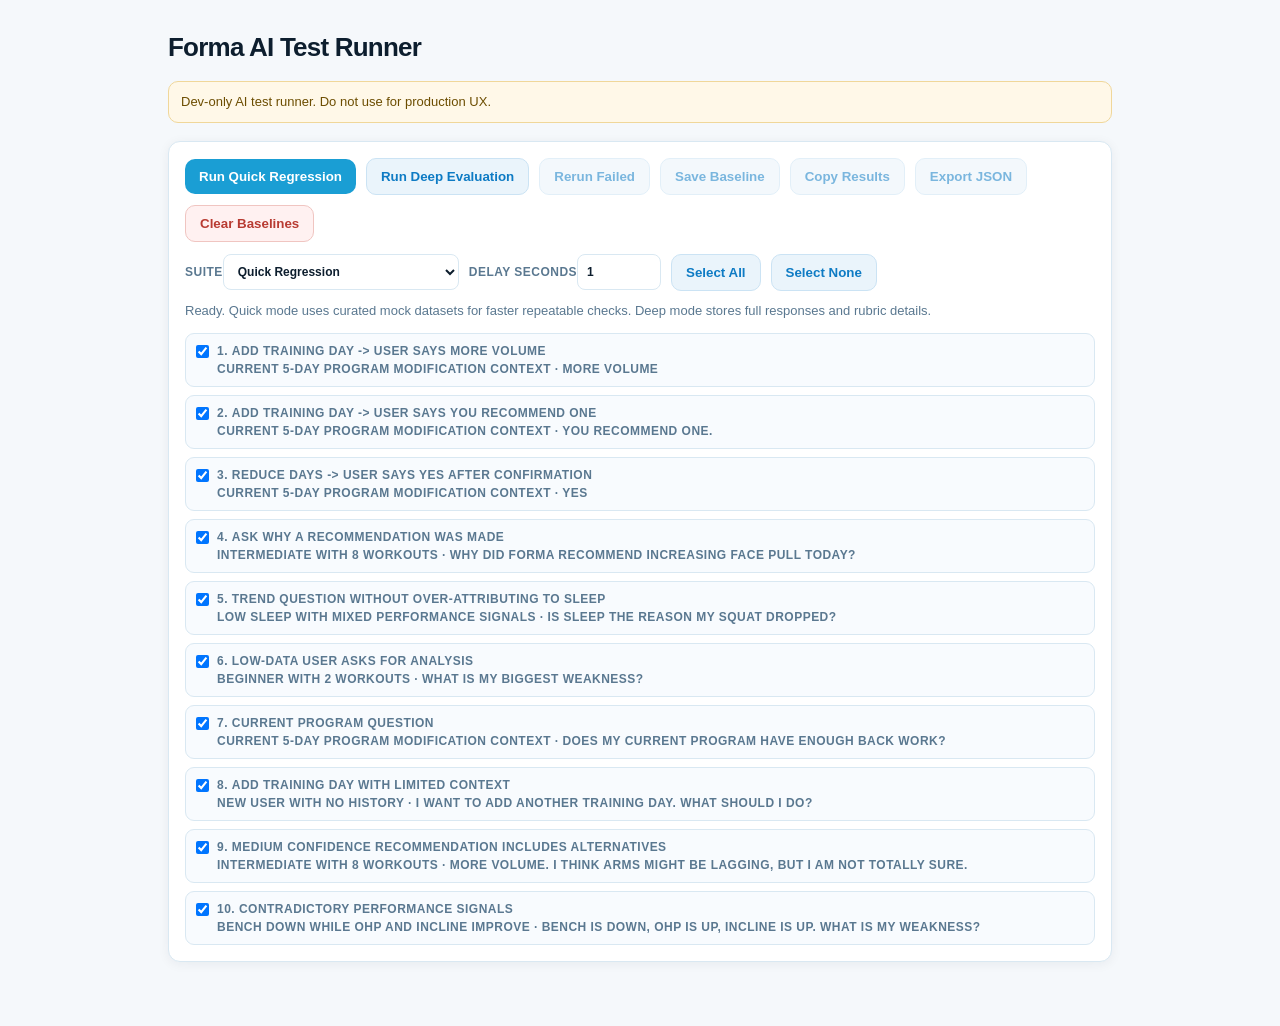
<file: dev/ai-test-runner.html>
<!DOCTYPE html>
<html lang="en">
<head>
<meta charset="UTF-8">
<meta name="viewport" content="width=device-width,initial-scale=1">
<title>Forma AI Test Runner</title>
<style>
  :root{--blue:#1A9ED4;--ink:#0D1E2E;--muted:#5A7890;--border:#D9E8F2;--bg:#F5F8FB;--card:#fff}
  *{box-sizing:border-box}
  body{margin:0;background:var(--bg);color:var(--ink);font-family:-apple-system,BlinkMacSystemFont,"Segoe UI",sans-serif;line-height:1.5}
  main{max-width:980px;margin:0 auto;padding:28px 18px 48px}
  h1{font-size:26px;margin:0 0 6px;letter-spacing:-.03em}
  .note{background:#FFF8E8;border:1px solid #F0D79A;color:#6C4D00;border-radius:10px;padding:10px 12px;font-size:13px;margin:14px 0 18px}
  .panel,.result{background:var(--card);border:1px solid var(--border);border-radius:12px;box-shadow:0 2px 12px rgba(13,30,46,.06)}
  .panel{padding:16px;margin-bottom:16px}
  .actions{display:flex;gap:10px;flex-wrap:wrap;align-items:center}
  button{border:0;border-radius:10px;padding:10px 14px;font-weight:800;cursor:pointer;font-family:inherit}
  .primary{background:var(--blue);color:#fff}
  .secondary{background:#EAF4FB;color:#0E7BC4;border:1px solid #CBE3F4}
  .danger{background:#FFF1F1;color:#B83B32;border:1px solid #F0C5C1}
  button:disabled{opacity:.55;cursor:not-allowed}
  select{border:1px solid var(--border);border-radius:8px;padding:9px 10px;font:inherit;background:#fff;color:var(--ink);font-weight:700}
  .status{font-size:13px;color:var(--muted);margin-top:10px;min-height:20px}
  .run-options{display:flex;align-items:center;gap:10px;flex-wrap:wrap;margin-top:12px;font-size:13px;color:var(--muted)}
  .run-options input{width:84px;min-height:34px;margin:0}
  .questions{display:grid;gap:8px;margin-top:12px;font-size:13px;color:var(--muted)}
  .question-check{display:flex;align-items:flex-start;gap:8px;background:#F8FBFE;border:1px solid var(--border);border-radius:9px;padding:8px 10px}
  .question-check input{width:auto;min-height:0;margin:3px 0 0}
  .result{padding:16px;margin-bottom:14px}
  .q{font-size:15px;font-weight:800;margin-bottom:10px}
  .answer{white-space:pre-wrap;font-size:14px;border-left:3px solid var(--blue);padding:10px 12px;background:#F7FBFE;border-radius:0 8px 8px 0;color:#173047}
  .error{border-left-color:#D9534F;background:#FFF4F4;color:#8A2420}
  .meta{display:flex;gap:8px;flex-wrap:wrap;margin:10px 0}
  .pill{display:inline-flex;align-items:center;gap:4px;border-radius:999px;padding:4px 9px;font-size:11px;font-weight:800;background:#EEF6FC;color:#0E7BC4;border:1px solid #CBE3F4}
  .pill.pass{background:#EAF8F1;color:#237A4F;border-color:#BFE9D0}
  .pill.fail{background:#FFF1F1;color:#B83B32;border-color:#F0C5C1}
  .pill.neutral{background:#F3F6F8;color:var(--muted);border-color:var(--border)}
  .checklist{display:grid;gap:6px;margin-top:12px}
  .check{display:flex;gap:8px;font-size:12px;padding:7px 9px;border-radius:8px;background:#F8FBFE;border:1px solid var(--border)}
  .check.pass{border-color:#BFE9D0;background:#F3FBF6}
  .check.fail{border-color:#F0C5C1;background:#FFF8F8}
  .rubric{display:grid;grid-template-columns:repeat(4,minmax(120px,1fr));gap:8px;margin-top:12px}
  .metric{background:#F8FBFE;border:1px solid var(--border);border-radius:9px;padding:8px 9px}
  .metric b{display:block;font-size:16px;color:var(--ink)}
  .metric span{font-size:10px;color:var(--muted);font-weight:800;letter-spacing:.04em;text-transform:uppercase}
  .compare{font-size:12px;color:var(--muted);background:#FAFCFE;border:1px solid var(--border);border-radius:9px;padding:8px 10px;margin-top:10px}
  details{margin-top:12px}
  summary{cursor:pointer;font-size:12px;font-weight:800;color:var(--blue)}
  .score{display:grid;grid-template-columns:repeat(4,minmax(110px,1fr));gap:10px;margin-top:14px}
  label{font-size:12px;font-weight:800;color:var(--muted);letter-spacing:.04em;text-transform:uppercase}
  input,textarea{width:100%;margin-top:5px;border:1px solid var(--border);border-radius:8px;padding:8px 9px;font:inherit;background:#fff;color:var(--ink)}
  input{min-height:38px}
  textarea{min-height:74px;resize:vertical}
  .notes{grid-column:1/-1}
  .small{font-size:12px;color:var(--muted);margin-top:8px}
  @media(max-width:700px){.score,.rubric{grid-template-columns:1fr 1fr}main{padding:18px 12px 36px}}
</style>
</head>
<body>
<main>
  <h1>Forma AI Test Runner</h1>
  <div class="note">Dev-only AI test runner. Do not use for production UX.</div>

  <section class="panel">
    <div class="actions">
      <button id="run-quick-btn" class="primary">Run Quick Regression</button>
      <button id="run-deep-btn" class="secondary">Run Deep Evaluation</button>
      <button id="rerun-failed-btn" class="secondary" disabled>Rerun Failed</button>
      <button id="save-baseline-btn" class="secondary" disabled>Save Baseline</button>
      <button id="copy-btn" class="secondary" disabled>Copy Results</button>
      <button id="export-btn" class="secondary" disabled>Export JSON</button>
      <button id="clear-baseline-btn" class="danger" type="button">Clear Baselines</button>
    </div>
    <div class="run-options">
      <label>Suite<select id="suite-select"></select></label>
      <label>Delay seconds<input id="delay-input" type="number" min="0" max="60" value="1"></label>
      <button id="select-all-btn" class="secondary" type="button">Select All</button>
      <button id="select-none-btn" class="secondary" type="button">Select None</button>
    </div>
    <div id="status" class="status">Ready. Quick mode uses curated mock datasets for faster repeatable checks. Deep mode stores full responses and rubric details.</div>
    <div class="questions" id="questions"></div>
  </section>

  <section id="results"></section>
</main>

<script>
const DAYS=['mon','tue','wed','thu','fri','sat','sun'];
const DAY_FULL={mon:'Monday',tue:'Tuesday',wed:'Wednesday',thu:'Thursday',fri:'Friday',sat:'Saturday',sun:'Sunday'};
const SPLITS=['push','pull','legs','upper','lower','rest'];
const SPLIT_LBL={push:'Push',pull:'Pull',legs:'Legs',upper:'Upper',lower:'Lower',rest:'Rest'};
const DEF_SCHED={mon:'push',tue:'pull',wed:'legs',thu:'upper',fri:'lower',sat:'rest',sun:'rest'};
const DEF_EX={
  push:['Bench Press','Overhead Press','Incline Bench','Tricep Pushdown','Lateral Raise'],
  pull:['Deadlift','Barbell Row','Pull-ups','Face Pull','Bicep Curl'],
  legs:['Squat','Romanian Deadlift','Leg Press','Leg Curl','Calf Raise'],
  upper:['Bench Press','Barbell Row','Overhead Press','Pull-ups','Lateral Raise'],
  lower:['Squat','Romanian Deadlift','Leg Press','Leg Curl','Hip Thrust'],
  rest:[],
  cardio:['Walking'],
  hiit:['HIIT Session'],
  core:['Plank','Crunches','Leg Raises','Russian Twist','Ab Wheel'],
  arms:['Bicep Curl','Hammer Curl','Tricep Pushdown','Skull Crushers','Preacher Curl']
};
const ALL_EX=[...new Set(Object.values(DEF_EX).flat())];
const CARDIO_METRICS={Walking:{m1:'MIN',m2:'KM'},Running:{m1:'MIN',m2:'KM'},Cycling:{m1:'MIN',m2:'KM'},Swimming:{m1:'MIN',m2:'LAPS'},Rowing:{m1:'MIN',m2:'KM'},'Jump Rope':{m1:'MIN',m2:'SETS'},'Stair Climber':{m1:'MIN',m2:'FLR'},Hiking:{m1:'MIN',m2:'KM'},Elliptical:{m1:'MIN',m2:'KM'},'HIIT Session':{m1:'MIN',m2:'RNDS'},'Cardio Session':{m1:'MIN',m2:'KM'}};
const CARDIO_SPLITS=['cardio','hiit','running','cycling','swimming','walking'];
function spLbl(sp){return SPLIT_LBL[sp]||(sp?sp.charAt(0).toUpperCase()+sp.slice(1):'?');}
function cleanSplit(s){return String(s||'').trim().toLowerCase();}
function normalizeSplitsData(){
  const merged={};
  Object.keys(S.splitEx||{}).forEach(function(k){
    const ck=cleanSplit(k);
    if(!ck)return;
    merged[ck]=[...new Set([...(merged[ck]||[]),...((S.splitEx||{})[k]||[])])];
  });
  S.splitEx=Object.assign({},JSON.parse(JSON.stringify(DEF_EX)),merged);
  Object.keys(S.schedule||{}).forEach(function(d){S.schedule[d]=cleanSplit(S.schedule[d]);});
}
function isCardioSplit(sp){return CARDIO_SPLITS.includes((sp||'').toLowerCase());}
function isCardioEx(name){return!!(CARDIO_METRICS[name]);}
function cardioMetrics(name){return CARDIO_METRICS[name]||{m1:'MIN',m2:'DIST'};}
const S={
  view:'home',loaded:true,workouts:[],schedule:{...DEF_SCHED},scheduleHistory:[],
  splitEx:JSON.parse(JSON.stringify(DEF_EX)),workout:null,lastWorkout:null,unit:'lbs',
  messages:[],profile:{name:'',goal:'',experience:'',session_duration:60,exercises_per_session:5,equipment:'',injuries:'',preferences:''},
  progressTab:'calendar',selEx:'',chart:null,scoreDetail:null,_scoreResults:{}
};
</script>
<script src="../js/utils.js?v=defaults1"></script>
<script src="../js/storage.js"></script>
<script src="../js/exerciseSubstitutions.js?v=phase1"></script>
<script src="../js/plateCalculator.js?v=phase1"></script>
<script src="../js/recommendations.js"></script>
<script src="../js/stats.js"></script>
<script src="../js/coachingAnalysis.js"></script>
<script src="../js/ai.js?v=restraint1"></script>
<script>
const BASELINE_KEY='forma_dev_ai_test_baselines_v1';
const RESULTS_KEY='forma_dev_ai_test_last_results_v1';
const RUBRIC=[
  'overall','contextUse','intentUnderstanding','programReasoning',
  'evidenceDiscipline','actionQuality','conversationNaturalness','noFabrication'
];
const RUBRIC_LABELS={
  overall:'Overall Score',
  contextUse:'Context Use',
  intentUnderstanding:'Intent Understanding',
  programReasoning:'Program Reasoning',
  evidenceDiscipline:'Evidence Discipline',
  actionQuality:'Action Quality',
  conversationNaturalness:'Conversation Naturalness',
  noFabrication:'No Fabrication'
};

const DATASETS={
  new_user:{
    label:'New user with no history',
    profile:{name:'Test',goal:'Build muscle',experience:'Beginner',session_duration:50,equipment:'Commercial Gym'},
    schedule:{mon:'full body',tue:'rest',wed:'full body',thu:'rest',fri:'full body',sat:'rest',sun:'rest'},
    splitEx:{'full body':['Squat','Bench Press','Lat Pulldown','Romanian Deadlift','Lateral Raise'],rest:[]},
    workouts:[]
  },
  beginner_two:{
    label:'Beginner with 2 workouts',
    profile:{name:'Test',goal:'Build muscle and consistency',experience:'Beginner',session_duration:45,equipment:'Commercial Gym'},
    schedule:{mon:'upper',tue:'rest',wed:'lower',thu:'rest',fri:'upper',sat:'rest',sun:'rest'},
    splitEx:{upper:['Bench Press','Lat Pulldown','Dumbbell Shoulder Press','Bicep Curl'],lower:['Squat','Romanian Deadlift','Leg Press','Calf Raise'],rest:[]},
    workouts:[
      workout('2026-06-07','upper',[ex('Bench Press',[[95,8],[95,7]]),ex('Lat Pulldown',[[85,10],[85,9]]),ex('Dumbbell Shoulder Press',[[30,10]])]),
      workout('2026-06-03','lower',[ex('Squat',[[115,8],[115,7]]),ex('Romanian Deadlift',[[95,10],[95,9]]),ex('Leg Press',[[160,10]])])
    ]
  },
  intermediate_eight:{
    label:'Intermediate with 8 workouts',
    profile:{name:'Test',goal:'Hypertrophy with strength progress',experience:'Intermediate',session_duration:60,equipment:'Commercial Gym'},
    schedule:{mon:'push',tue:'pull',wed:'legs',thu:'upper',fri:'lower',sat:'rest',sun:'rest'},
    splitEx:{push:['Bench Press','Overhead Press','Incline Dumbbell Press','Tricep Pushdown','Lateral Raise'],pull:['Deadlift','Seated Cable Row','Lat Pulldown','Face Pull','Bicep Curl'],legs:['Squat','Romanian Deadlift','Leg Press','Leg Curl','Calf Raise'],upper:['Bench Press','Seated Cable Row','Overhead Press','Lat Pulldown'],lower:['Squat','Romanian Deadlift','Leg Press','Calf Raise'],rest:[]},
    workouts:[
      workout('2026-06-08','push',[ex('Bench Press',[[225,6],[225,5]]),ex('Overhead Press',[[115,8]]),ex('Incline Dumbbell Press',[[90,9]]),ex('Tricep Pushdown',[[90,9]]),ex('Lateral Raise',[[60,15]])]),
      workout('2026-06-06','pull',[ex('Deadlift',[[315,6]]),ex('Seated Cable Row',[[150,10]]),ex('Lat Pulldown',[[145,10]]),ex('Face Pull',[[65,15]]),ex('Bicep Curl',[[45,12]])]),
      workout('2026-06-04','legs',[ex('Squat',[[275,5]]),ex('Romanian Deadlift',[[205,8]]),ex('Leg Press',[[330,12]])]),
      workout('2026-06-01','push',[ex('Bench Press',[[225,8],[225,6]]),ex('Overhead Press',[[110,8]]),ex('Incline Dumbbell Press',[[85,10]]),ex('Tricep Pushdown',[[90,10]])]),
      workout('2026-05-29','pull',[ex('Deadlift',[[305,6]]),ex('Seated Cable Row',[[150,10]]),ex('Lat Pulldown',[[140,10]])]),
      workout('2026-05-27','legs',[ex('Squat',[[280,5]]),ex('Romanian Deadlift',[[195,8]]),ex('Leg Press',[[320,12]])]),
      workout('2026-05-24','push',[ex('Bench Press',[[230,7]]),ex('Overhead Press',[[105,9]]),ex('Incline Dumbbell Press',[[80,10]]),ex('Tricep Pushdown',[[95,10]])]),
      workout('2026-05-22','pull',[ex('Deadlift',[[295,6]]),ex('Seated Cable Row',[[150,9]]),ex('Lat Pulldown',[[135,10]])])
    ]
  },
  contradiction_pressing:{
    label:'Bench down while OHP and incline improve',
    profile:{name:'Test',goal:'Strength and hypertrophy',experience:'Intermediate',session_duration:60,equipment:'Commercial Gym',injuries:''},
    schedule:{mon:'push',tue:'pull',wed:'legs',thu:'upper',fri:'lower',sat:'rest',sun:'rest'},
    splitEx:{push:['Bench Press','Overhead Press','Incline Dumbbell Press','Tricep Pushdown','Lateral Raise'],pull:['Deadlift','Barbell Row','Lat Pulldown'],legs:['Squat','Romanian Deadlift','Leg Press'],upper:['Bench Press','Overhead Press','Incline Dumbbell Press','Barbell Row'],lower:['Squat','Romanian Deadlift'],rest:[]},
    workouts:[
      workout('2026-06-08','push',[ex('Bench Press',[[215,5]]),ex('Overhead Press',[[120,8]]),ex('Incline Dumbbell Press',[[95,10]]),ex('Tricep Pushdown',[[90,8]])]),
      workout('2026-06-04','legs',[ex('Squat',[[275,5]]),ex('Romanian Deadlift',[[215,8]]),ex('Deadlift',[[335,5]])]),
      workout('2026-06-01','push',[ex('Bench Press',[[220,6]]),ex('Overhead Press',[[115,8]]),ex('Incline Dumbbell Press',[[90,10]]),ex('Tricep Pushdown',[[95,9]])]),
      workout('2026-05-25','push',[ex('Bench Press',[[230,7]]),ex('Overhead Press',[[110,8]]),ex('Incline Dumbbell Press',[[85,9]]),ex('Tricep Pushdown',[[100,10]])])
    ]
  },
  low_sleep_mixed:{
    label:'Low sleep with mixed performance signals',
    profile:{name:'Test',goal:'Get stronger',experience:'Intermediate',session_duration:60,equipment:'Commercial Gym',preferences:'Sleep has been inconsistent this week.'},
    schedule:{mon:'push',tue:'pull',wed:'legs',thu:'upper',fri:'lower',sat:'rest',sun:'rest'},
    splitEx:{push:['Bench Press','Overhead Press','Lateral Raise'],pull:['Deadlift','Barbell Row','Lat Pulldown'],legs:['Squat','Romanian Deadlift','Leg Press'],upper:['Bench Press','Barbell Row'],lower:['Squat','Romanian Deadlift'],rest:[]},
    workouts:[
      workout('2026-06-08','legs',[ex('Squat',[[275,4]]),ex('Romanian Deadlift',[[220,9]]),ex('Leg Press',[[350,12]])]),
      workout('2026-06-06','pull',[ex('Deadlift',[[340,5]]),ex('Barbell Row',[[185,8]])]),
      workout('2026-06-03','push',[ex('Bench Press',[[225,8]]),ex('Overhead Press',[[120,8]])]),
      workout('2026-05-29','legs',[ex('Squat',[[280,5]]),ex('Romanian Deadlift',[[210,9]]),ex('Leg Press',[[340,12]])])
    ]
  },
  current_program_five_day:{
    label:'Current 5-day program modification context',
    profile:{name:'Test',goal:'Hypertrophy',experience:'Intermediate',session_duration:60,equipment:'Commercial Gym'},
    schedule:{mon:'push',tue:'pull',wed:'legs',thu:'upper',fri:'lower',sat:'rest',sun:'rest'},
    splitEx:{push:['Bench Press','Overhead Press','Incline Dumbbell Press','Tricep Pushdown','Lateral Raise'],pull:['Deadlift','Seated Cable Row','Lat Pulldown','Face Pull','Bicep Curl'],legs:['Squat','Romanian Deadlift','Leg Press','Leg Curl','Calf Raise'],upper:['Bench Press','Seated Cable Row','Overhead Press','Lat Pulldown'],lower:['Squat','Romanian Deadlift','Leg Press','Calf Raise'],rest:[]},
    workouts:[]
  },
  low_adherence:{
    label:'Low adherence user',
    profile:{name:'Test',goal:'Build consistency and lose fat',experience:'Beginner',session_duration:35,equipment:'Dumbbells only',preferences:'Often misses workouts when sessions are long.'},
    schedule:{mon:'full body',tue:'rest',wed:'full body',thu:'rest',fri:'full body',sat:'rest',sun:'rest'},
    splitEx:{'full body':['Goblet Squat','Push-Up','Dumbbell Row','Romanian Deadlift','Plank'],rest:[]},
    workouts:[
      workout('2026-06-07','full body',[ex('Goblet Squat',[[35,10]]),ex('Push-Up',[[0,12]])]),
      workout('2026-05-30','full body',[ex('Goblet Squat',[[35,8]]),ex('Dumbbell Row',[[35,10]])])
    ]
  }
};

const TESTS=[
  test('add_day_more_volume','Add training day -> user says more volume','quick','current_program_five_day',
    [{role:'user',text:'I want to add another day to my weekly schedule. What changes should I make?'},{role:'ai',text:'What is the goal of the extra day: more volume, a lagging area, or conditioning?'}],
    'more volume',
    [
      expect('Understands this refers to program-level volume',/program|weekly|overall|schedule|sixth day|training day/i),
      expect('Does not ask what “more volume” means again',null,/more volume.*today|today.*more volume|do you mean/i,true),
      expect('Recommends a structural option before exercises',/add|sixth|day|structure|schedule|split/i),
      expect('Gives options or clearly caveats the preferred option',/reasonable options|option|alternative|another approach|could also|without exact|without weekly/i),
      expect('Does not claim arms are the confirmed gap',null,/best addition.{0,40}arms|dedicated arms day|the gap is direct arm/i,true),
      expect('Does not immediately generate a full workout',null,/^(.|\n)*(sets|reps).*(sets|reps)/i,true)
    ]),
  test('add_day_recommend_one','Add training day -> user says you recommend one','quick','current_program_five_day',
    [{role:'user',text:'I want to add one more day to my schedule.'},{role:'ai',text:'I can help. Do you want the extra day for more volume, weak points, or conditioning?'}],
    'You recommend one.',
    [
      expect('Uses current 5-day structure',/push|pull|legs|upper|lower|5-day|five-day|current/i),
      expect('Recommends program-level schedule change',/schedule|split|structure|day|program/i),
      expect('Gives a concrete day or schedule placement',/sat|saturday|sun|sunday|mon|monday|tue|tuesday|wed|wednesday|thu|thursday|fri|friday|schedule would|structure would/i),
      expect('Includes alternatives or caveats because confidence is not high',/option|alternative|also reasonable|could also|if|without.*set|without.*volume|confidence:\s*medium/i),
      expect('Does not claim arms are the confirmed gap',null,/best addition.{0,40}arms|dedicated arms day|the gap is direct arm/i,true),
      expect('Does not jump straight to workout generation',null,/3 sets|4 sets|exercise 1|workout:\s*\n/i,true),
      expect('Offers workout design as a next step only',/if you want|next step|I can.*workout|design.*session/i)
    ]),
  test('confirmation_yes','Reduce days -> user says yes after confirmation','quick','current_program_five_day',
    [{role:'user',text:'I want to reduce from 5 days to 4.'},{role:'ai',text:'I would move you to Upper/Lower four days per week. Want me to apply that schedule?'}],
    'Yes',
    [
      expect('Resolves yes as confirmation',/apply|update|yes|confirmed|upper\/lower|upper lower/i),
      expect('Does not ask what yes refers to',null,/what.*yes|what.*refer|can you clarify/i,true),
      expect('Mentions the pending 4-day change',/4-day|four|upper|lower|schedule/i)
    ]),
  test('why_recommendation','Ask why a recommendation was made','quick','intermediate_eight',[],
    'Why did Forma recommend increasing Face Pull today?',
    [
      expect('Explains reasoning instead of only restating action',/because|reason|why|based on|data/i),
      expect('Uses current program or history context',/recent|history|logged|pull|upper back|rear delt|face pull/i),
      expect('Gives confidence or evidence quality',/confidence|limited|medium|high|low|evidence/i)
    ]),
  test('sleep_attribution','Trend question without over-attributing to sleep','quick','low_sleep_mixed',[],
    'Is sleep the reason my squat dropped?',
    [
      expect('Separates observation from interpretation',/observation|data shows|interpretation|may|might|possible/i),
      expect('Does not claim sleep caused it',null,/sleep (is|was).*caus|because of sleep|sleep caused (your|the) (drop|regression|decline)/i,true),
      expect('Mentions mixed performance signals',/mixed|while|however|but|other lifts|RDL|deadlift|leg press/i),
      expect('Gives a monitoring or next-check action',/monitor|next session|watch|repeat|check/i)
    ]),
  test('low_data_analysis','Low-data user asks for analysis','quick','beginner_two',[],
    'What is my biggest weakness?',
    [
      expect('Acknowledges limited data',/limited|early|not enough|only|few sessions|data/i),
      expect('Does not invent a major weakness',null,/biggest weakness is|clearly your weakness|definitely/i,true),
      expect('Gives a conservative next step',/monitor|baseline|keep logging|repeat|next/i)
    ]),
  test('current_program_question','Current program question','quick','current_program_five_day',[],
    'Does my current program have enough back work?',
    [
      expect('Uses current program structure',/push|pull|legs|upper|lower|pull day|upper day/i),
      expect('Discusses back work specifically',/back|row|pulldown|pull|lats/i),
      expect('Avoids generic advice only',null,/in general|generally speaking/i,true)
    ]),
  test('limited_context_add_day','Add training day with limited context','quick','new_user',[],
    'I want to add another training day. What should I do?',
    [
      expect('Recognizes limited context or low confidence',/limited|not enough|low confidence|need more|without.*history|early/i),
      expect('Presents multiple reasonable options instead of one firm answer',/option|approach|reasonable|could|possib|alternatively|full body|upper/i),
      expect('Does not claim arms are the confirmed gap',null,/best addition.{0,40}arms|dedicated arms day|the gap is direct arm/i,true),
      expect('Does not generate a full workout',null,/3 sets|4 sets|exercise 1|workout:\s*\n/i,true),
      expect('Avoids a strong single prescription',null,/I recommend.*day|best.*is.*day|definitely|clear choice/i,true)
    ]),
  test('medium_confidence_volume','Medium confidence recommendation includes alternatives','quick','intermediate_eight',
    [{role:'user',text:'I want to add another day to my weekly schedule. What changes should I make?'},{role:'ai',text:'What is the goal of the extra day: more volume, a lagging area, or conditioning?'}],
    'More volume. I think arms might be lagging, but I am not totally sure.',
    [
      expect('Gives a preferred program-level option',/lean|prefer|would start|best first|preferred|I would/i),
      expect('Includes alternatives because evidence is incomplete',/alternative|also reasonable|another option|could also|option/i),
      expect('Labels medium or low confidence',/confidence[^\\n]*(medium|low)|medium confidence|low confidence/i),
      expect('Gives a concrete day or schedule placement',/sat|saturday|sun|sunday|mon|monday|tue|tuesday|wed|wednesday|thu|thursday|fri|friday|schedule would|structure would/i),
      expect('Does not claim arms are the confirmed gap',null,/best addition.{0,40}arms|dedicated arms day|the gap is direct arm/i,true),
      expect('Does not generate a full workout',null,/3 sets|4 sets|exercise 1|workout:\s*\n/i,true)
    ]),
  test('contradictory_pressing','Contradictory performance signals','quick','contradiction_pressing',[],
    'Bench is down, OHP is up, incline is up. What is my weakness?',
    [
      expect('Identifies conflicting pressing signals',/bench.*down|horizontal|vertical|OHP|incline|mixed|conflicting/i),
      expect('Does not collapse to one strong cause',null,/definitely|clearly caused|your weakness is squat|sleep caused/i,true),
      expect('Gives hypotheses, not facts',/hypothesis|possib|may|might|could/i),
      expect('Confidence medium or lower',/confidence:\s*(medium|low)|medium confidence|low confidence/i),
      expect('Gives practical next step',/next|monitor|check|technique|repeat|watch/i)
    ]),
  test('new_user_baseline','New user asks what to do first','deep','new_user',[],
    'What should I focus on in my first week?',
    [
      expect('Sets expectations around baseline data',/baseline|first week|log|data|learn/i),
      expect('Avoids advanced trend claims',null,/trend|weakness|limiter|plateau/i,true),
      expect('Gives simple actionable plan',/focus|start|keep|track|complete/i)
    ]),
  test('low_adherence','Low adherence user asks for more intensity','deep','low_adherence',[],
    'Should I add more exercises to make faster progress?',
    [
      expect('Considers adherence risk',/consistency|adherence|miss|short|manageable/i),
      expect('Does not simply add volume aggressively',null,/add 4|add 5|double|much more volume/i,true),
      expect('Recommends low-intervention option',/one|small|monitor|keep|first/i)
    ])
];
const results=[];
let lastRunIds=[];

function kg(lbs){return lbs/KG2LB;}
function ex(name,sets){return{name:name,sets:(sets||[]).map(function(s){return{w:kg(s[0]),r:s[1],warmup:!!s[2]};})};}
function workout(date,split,exercises){return{date:date+'T12:00:00.000Z',split:split,exercises:exercises||[]};}
function expect(text,includeAny,excludeAny,critical){return{text:text,includeAny:includeAny,excludeAny:excludeAny,critical:!!critical};}
function test(id,name,mode,dataset,conversation,prompt,expected_behavior){
  return{id:id,name:name,mode:mode,dataset:dataset,conversation:conversation||[],prompt:prompt,expected_behavior:expected_behavior||[]};
}

function readBaselines(){
  try{return JSON.parse(localStorage.getItem(BASELINE_KEY)||'{}')||{};}catch(e){return{};}
}
function writeBaselines(data){
  try{localStorage.setItem(BASELINE_KEY,JSON.stringify(data||{}));}catch(e){}
}

function resetFormaState(){
  S.view='home';S.workouts=[];S.schedule=Object.assign({},DEF_SCHED);S.scheduleHistory=[];
  S.splitEx=JSON.parse(JSON.stringify(DEF_EX));S.workout=null;S.lastWorkout=null;S.unit='lbs';
  S.messages=[];S.profile={name:'',goal:'',experience:'',session_duration:60,exercises_per_session:5,equipment:'',injuries:'',preferences:''};
  S.progressTab='calendar';S.selEx='';S.scoreDetail=null;S._scoreResults={};
}

function applyDataset(id,conversation){
  const ds=DATASETS[id]||DATASETS.new_user;
  resetFormaState();
  S.profile=Object.assign({},S.profile,ds.profile||{});
  S.schedule=Object.assign({},DEF_SCHED,ds.schedule||{});
  S.splitEx=Object.assign({},JSON.parse(JSON.stringify(DEF_EX)),ds.splitEx||{});
  S.workouts=(ds.workouts||[]).map(function(w){return Object.assign({},w,{exercises:(w.exercises||[]).map(function(e){return Object.assign({},e,{sets:Array.isArray(e.sets)?e.sets:[]});})});});
  S.messages=(conversation||[]).map(function(m){return{role:m.role==='ai'?'ai':'user',text:m.text||'',time:NOW(),actions:[]};});
  normalizeSplitsData();
  return ds;
}

function escapeHtml(value){
  return String(value||'').replace(/&/g,'&amp;').replace(/</g,'&lt;').replace(/>/g,'&gt;').replace(/"/g,'&quot;');
}

function suiteTests(){
  const suite=document.getElementById('suite-select').value;
  if(suite==='quick')return TESTS.filter(function(t){return t.mode==='quick';});
  if(suite==='deep')return TESTS.slice();
  return TESTS.filter(function(t){return t.dataset===suite;});
}

function renderSuiteOptions(){
  const options=[
    ['quick','Quick Regression'],
    ['deep','Deep Evaluation'],
    ['new_user','Dataset: New User'],
    ['beginner_two','Dataset: Beginner 2 Workouts'],
    ['intermediate_eight','Dataset: Intermediate 8 Workouts'],
    ['contradiction_pressing','Dataset: Contradictory Pressing'],
    ['current_program_five_day','Dataset: Program Changes'],
    ['low_sleep_mixed','Dataset: Low Sleep Mixed Signals'],
    ['low_adherence','Dataset: Low Adherence']
  ];
  document.getElementById('suite-select').innerHTML=options.map(function(o){return '<option value="'+o[0]+'">'+o[1]+'</option>';}).join('');
}

function renderQuestionList(){
  const list=suiteTests();
  document.getElementById('questions').innerHTML=list.map(function(t,i){
    return '<label class="question-check"><input type="checkbox" class="question-toggle" data-test-id="'+t.id+'" checked><span>'+(i+1)+'. <strong>'+escapeHtml(t.name)+'</strong><br><span class="small">'+escapeHtml((DATASETS[t.dataset]||{}).label||t.dataset)+' · '+escapeHtml(t.prompt)+'</span></span></label>';
  }).join('');
}

function testById(id){return TESTS.find(function(t){return t.id===id;});}

function checkExpected(answer,item){
  const text=String(answer||'');
  let passed=true;
  if(item.includeAny instanceof RegExp)passed=passed&&item.includeAny.test(text);
  if(item.excludeAny instanceof RegExp)passed=passed&&!item.excludeAny.test(text);
  return passed;
}

function detectFailurePatterns(test,checks,answer){
  const failed=checks.filter(function(c){return !c.passed;}).map(function(c){return c.text.toLowerCase();}).join(' | ');
  const text=String(answer||'').toLowerCase();
  const labels=[];
  function add(label,cond){if(cond&&labels.indexOf(label)===-1)labels.push(label);}
  add('lost_conversation_context',/context|refers|confirmation|program-level/.test(failed));
  add('ignored_current_program',/current|structure|program/.test(failed));
  add('unnecessary_clarification',/ask|clarify|means again/.test(failed)||/can you clarify|what do you mean|do you mean/.test(text));
  add('confirmation_not_resolved',/confirmation|yes/.test(failed));
  add('jumped_to_workout_generation',/workout generation|full workout|exercise list/.test(failed));
  add('weak_program_reasoning',/program-level|schedule|structure/.test(failed));
  add('vague_program_action',/concrete day|schedule placement/.test(failed));
  add('unsupported_specific_muscle_claim',/confirmed gap|arms/.test(failed));
  add('overconfident_causation',/cause|caused|definitely|clearly/.test(failed)||/definitely|clearly caused/.test(text));
  add('over_attributed_to_sleep',/sleep/.test(failed)&&/sleep/.test(text));
  add('invented_data',/invent/.test(failed)||/you mentioned|your note says|injury|pain/.test(text)&&!/pain|injur|sleep/.test(JSON.stringify(test)));
  add('no_actionable_next_step',/next step|action|monitor|practical/.test(failed));
  add('generic_advice',/generic/.test(failed)||/in general|generally speaking/.test(text));
  add('failed_to_explain_reasoning',/reasoning|explains|evidence/.test(failed));
  return labels;
}

function scoreRubric(test,checks,patterns,answer){
  const total=checks.length||1;
  const passed=checks.filter(function(c){return c.passed;}).length;
  const ratio=passed/total;
  function clamp(n){return Math.max(1,Math.min(10,Math.round(n)));}
  const penalty=patterns.length;
  const base=clamp(4+ratio*6-penalty*.4);
  return{
    overall:base,
    contextUse:clamp(base-(patterns.includes('lost_conversation_context')?3:0)-(patterns.includes('confirmation_not_resolved')?2:0)),
    intentUnderstanding:clamp(base-(patterns.includes('unnecessary_clarification')?2:0)-(patterns.includes('jumped_to_workout_generation')?3:0)),
    programReasoning:clamp(base-(patterns.includes('weak_program_reasoning')?3:0)-(patterns.includes('ignored_current_program')?2:0)),
    evidenceDiscipline:clamp(base-(patterns.includes('overconfident_causation')?3:0)-(patterns.includes('over_attributed_to_sleep')?2:0)-(patterns.includes('unsupported_specific_muscle_claim')?2:0)),
    actionQuality:clamp(base-(patterns.includes('no_actionable_next_step')?3:0)-(patterns.includes('generic_advice')?2:0)-(patterns.includes('vague_program_action')?2:0)),
    conversationNaturalness:clamp(base-(patterns.includes('unnecessary_clarification')?2:0)-(patterns.includes('lost_conversation_context')?2:0)),
    noFabrication:clamp(10-(patterns.includes('invented_data')?6:0))
  };
}

function evaluateResponse(test,answer,error){
  const checks=(test.expected_behavior||[]).map(function(item){
    return{text:item.text,passed:!error&&checkExpected(answer,item),critical:item.critical};
  });
  const patterns=error?['api_or_runner_error']:detectFailurePatterns(test,checks,answer);
  const scores=error?Object.fromEntries(RUBRIC.map(function(k){return[k,1];})):scoreRubric(test,checks,patterns,answer);
  const failedCritical=checks.some(function(c){return c.critical&&!c.passed;});
  const pass=!error&&scores.overall>=7&&!failedCritical&&checks.filter(function(c){return !c.passed;}).length<=1;
  return{checks:checks,patterns:patterns,scores:scores,pass:pass};
}

function compareBaseline(result){
  const prior=readBaselines()[result.id];
  if(!prior)return null;
  const scoreDiff=result.evaluation.scores.overall-(prior.evaluation&&prior.evaluation.scores?prior.evaluation.scores.overall:0);
  const prevFailed=(prior.evaluation&&prior.evaluation.checks?prior.evaluation.checks:[]).filter(function(c){return !c.passed;}).length;
  const currFailed=result.evaluation.checks.filter(function(c){return !c.passed;}).length;
  return{
    previousScore:prior.evaluation&&prior.evaluation.scores?prior.evaluation.scores.overall:null,
    currentScore:result.evaluation.scores.overall,
    scoreDiff:scoreDiff,
    previousPass:!!(prior.evaluation&&prior.evaluation.pass),
    currentPass:result.evaluation.pass,
    failedDiff:currFailed-prevFailed,
    previousExcerpt:String(prior.answer||'').slice(0,260)
  };
}

function renderResult(index, result, mode){
  const el=document.createElement('article');
  el.className='result';
  el.dataset.index=String(index);
  const ev=result.evaluation;
  const failed=ev.checks.filter(function(c){return !c.passed;});
  const compare=result.comparison;
  el.innerHTML=
    '<div class="q">'+(index+1)+'. '+escapeHtml(result.name)+'</div>'+
    '<div class="meta">'+
      '<span class="pill '+(ev.pass?'pass':'fail')+'">'+(ev.pass?'PASS':'FAIL')+'</span>'+
      '<span class="pill neutral">Overall '+ev.scores.overall+'/10</span>'+
      '<span class="pill neutral">'+escapeHtml(result.datasetLabel)+'</span>'+
      (compare?'<span class="pill '+(compare.scoreDiff>=0?'pass':'fail')+'">'+(compare.scoreDiff>=0?'+':'')+compare.scoreDiff+' vs baseline</span>':'<span class="pill neutral">No baseline</span>')+
    '</div>'+
    '<div class="small"><strong>Prompt:</strong> '+escapeHtml(result.prompt)+'</div>'+
    '<div class="answer'+(result.error?' error':'')+'">'+escapeHtml(mode==='quick'?excerpt(result.answer,700):result.answer)+'</div>'+
    '<div class="rubric">'+RUBRIC.map(function(k){return '<div class="metric"><b>'+ev.scores[k]+'</b><span>'+escapeHtml(RUBRIC_LABELS[k])+'</span></div>';}).join('')+'</div>'+
    '<div class="checklist">'+ev.checks.map(function(c){
      return '<div class="check '+(c.passed?'pass':'fail')+'"><strong>'+(c.passed?'✓':'×')+'</strong><span>'+escapeHtml(c.text)+(c.critical?' <em>(critical)</em>':'')+'</span></div>';
    }).join('')+'</div>'+
    '<div class="compare"><strong>Failure patterns:</strong> '+(ev.patterns.length?ev.patterns.map(escapeHtml).join(', '):'none')+'<br>'+
      '<strong>Failed checklist:</strong> '+(failed.length?failed.map(function(c){return escapeHtml(c.text);}).join('; '):'none')+
      (compare?'<br><strong>Baseline:</strong> previous score '+compare.previousScore+', previous pass '+compare.previousPass+', failed item diff '+(compare.failedDiff>=0?'+':'')+compare.failedDiff:'')+
    '</div>'+
    (mode==='deep'?'<details open><summary>Full test context</summary><pre class="answer">'+escapeHtml(JSON.stringify({conversation:result.conversation,prompt:result.prompt,dataset:result.dataset},null,2))+'</pre></details>':'')+
    (compare?'<details><summary>Previous baseline response excerpt</summary><div class="answer">'+escapeHtml(compare.previousExcerpt)+'</div></details>':'')+
    '<div class="score">'+
      RUBRIC.map(function(k){return scoreInput(index,k,RUBRIC_LABELS[k]);}).join('')+
      '<label class="notes">Notes<textarea data-score="'+index+'" data-field="notes"></textarea></label>'+
    '</div>';
  document.getElementById('results').appendChild(el);
  RUBRIC.forEach(function(k){
    const input=el.querySelector('[data-field="'+k+'"]');
    if(input)input.value=String(ev.scores[k]);
  });
}

function scoreInput(index,field,label){
  return '<label>'+label+'<input type="number" min="1" max="10" data-score="'+index+'" data-field="'+field+'"></label>';
}

function excerpt(text,max){text=String(text||'');return text.length>max?text.slice(0,max-1)+'…':text;}

async function askAI(testCase){
  applyDataset(testCase.dataset,testCase.conversation);
  const question=testCase.prompt;
  const prior=(testCase.conversation||[]).map(function(m){
    return{role:m.role==='ai'?'assistant':'user',content:m.text||''};
  });
  const response=await fetch(API,{
    method:'POST',
    headers:apiHeaders(),
    body:JSON.stringify({
      model:MODEL,
      max_tokens:2500,
      thinking:{type:'enabled',budget_tokens:1024},
      system:buildSysPrompt(question)+'\n\nMODE: DEV AI RESPONSE TEST. Answer the user question normally, but keep the message concise and suitable for mobile chat. Do not include actions unless truly necessary.',
      messages:prior.concat([{role:'user',content:question}])
    })
  });
  const data=await response.json();
  if(data.error)throw new Error(data.error.message||'API error');
  const parsed=parseAIResponse(extractText(data.content));
  return parsed.message||extractText(data.content)||'(empty response)';
}

function wait(ms){return new Promise(function(resolve){setTimeout(resolve,ms);});}

function aiTesterSetupError(){
  const missing=[];
  if(typeof EX_DEFAULTS!=='object')missing.push('EX_DEFAULTS from ../js/utils.js');
  if(typeof getOverloadSuggestion!=='function')missing.push('getOverloadSuggestion from ../js/recommendations.js');
  if(typeof buildSysPrompt!=='function')missing.push('buildSysPrompt from ../js/ai.js');
  if(typeof parseAIResponse!=='function')missing.push('parseAIResponse from ../js/ai.js');
  if(!missing.length)return '';
  return 'AI tester setup error: missing '+missing.join(', ')+'. Check dev/ai-test-runner.html script imports before judging coaching quality.';
}

function selectedQuestions(){
  return Array.from(document.querySelectorAll('.question-toggle:checked')).map(function(input){
    return testById(input.dataset.testId);
  }).filter(Boolean);
}

async function runTests(mode,onlyTests){
  const setupError=aiTesterSetupError();
  if(setupError){
    document.getElementById('status').textContent=setupError;
    return;
  }
  if(!hasKey()){
    document.getElementById('status').textContent=aiKeyMessage();
    return;
  }
  const selected=onlyTests&&onlyTests.length?onlyTests:selectedQuestions();
  const delaySeconds=Math.max(0,Number(document.getElementById('delay-input').value)||0);
  const delayMs=delaySeconds*1000;
  if(!selected.length){
    document.getElementById('status').textContent='Select at least one question to run.';
    return;
  }
  results.length=0;
  document.getElementById('results').innerHTML='';
  document.getElementById('copy-btn').disabled=true;
  document.getElementById('run-quick-btn').disabled=true;
  document.getElementById('run-deep-btn').disabled=true;
  document.getElementById('rerun-failed-btn').disabled=true;
  const estimated=Math.max(0,(selected.length-1)*delaySeconds);
  document.getElementById('status').textContent='Running '+selected.length+' '+mode+' test'+(selected.length===1?'':'s')+'. Estimated pacing wait: '+estimated+'s.';
  for(let i=0;i<selected.length;i++){
    const item=selected[i];
    const ds=DATASETS[item.dataset]||{};
    document.getElementById('status').textContent='Running '+(i+1)+' of '+selected.length+(delaySeconds&&i<selected.length-1?' • next request waits '+delaySeconds+'s':'');
    try{
      const answer=await askAI(item);
      const evaluation=evaluateResponse(item,answer,null);
      const result={id:item.id,name:item.name,mode:mode,dataset:item.dataset,datasetLabel:ds.label||item.dataset,conversation:item.conversation,prompt:item.prompt,expected_behavior:item.expected_behavior.map(function(e){return e.text;}),answer:answer,error:null,evaluation:evaluation,ranAt:new Date().toISOString()};
      result.comparison=compareBaseline(result);
      results.push(result);
      renderResult(i,result,mode);
    }catch(err){
      const answer='Error: '+(err&&err.message?err.message:String(err));
      const evaluation=evaluateResponse(item,answer,answer);
      const result={id:item.id,name:item.name,mode:mode,dataset:item.dataset,datasetLabel:ds.label||item.dataset,conversation:item.conversation,prompt:item.prompt,expected_behavior:item.expected_behavior.map(function(e){return e.text;}),answer:answer,error:answer,evaluation:evaluation,ranAt:new Date().toISOString()};
      result.comparison=compareBaseline(result);
      results.push(result);
      renderResult(i,result,mode);
    }
    if(delayMs&&i<selected.length-1){
      document.getElementById('status').textContent='Completed '+(i+1)+' of '+selected.length+'. Waiting '+delaySeconds+'s before the next request.';
      await wait(delayMs);
    }
  }
  lastRunIds=results.map(function(r){return r.id;});
  try{localStorage.setItem(RESULTS_KEY,JSON.stringify(results));}catch(e){}
  const failed=results.filter(function(r){return !r.evaluation.pass;}).length;
  document.getElementById('status').textContent='Done. '+results.length+' results generated. Failed: '+failed+'.';
  document.getElementById('copy-btn').disabled=false;
  document.getElementById('export-btn').disabled=false;
  document.getElementById('save-baseline-btn').disabled=false;
  document.getElementById('rerun-failed-btn').disabled=failed===0;
  document.getElementById('run-quick-btn').disabled=false;
  document.getElementById('run-deep-btn').disabled=false;
}

function buildMarkdownResults(){
  return '# Forma AI Tester Results\n\nGenerated: '+new Date().toISOString()+'\n\n'+results.map(function(r,i){
    const fields={};
    document.querySelectorAll('[data-score="'+i+'"]').forEach(function(input){
      fields[input.dataset.field]=input.value.trim();
    });
    let md='## '+(i+1)+'. '+r.name+'\n';
    md+='- Test ID: '+r.id+'\n- Mode: '+r.mode+'\n- Dataset: '+r.datasetLabel+'\n- Pass: '+r.evaluation.pass+'\n- Overall: '+(fields.overall||r.evaluation.scores.overall)+'/10\n';
    md+='- Failure patterns: '+(r.evaluation.patterns.join(', ')||'none')+'\n';
    if(r.comparison)md+='- Baseline comparison: '+(r.comparison.scoreDiff>=0?'+':'')+r.comparison.scoreDiff+' score, pass '+r.comparison.previousPass+' -> '+r.comparison.currentPass+'\n';
    md+='\n### Prompt\n'+r.prompt+'\n';
    md+='\n### Conversation\n'+(r.conversation.length?r.conversation.map(function(m){return '- '+m.role+': '+m.text;}).join('\n'):'none')+'\n';
    md+='\n### AI Response\n'+r.answer+'\n';
    md+='\n### Checklist\n'+r.evaluation.checks.map(function(c){return '- '+(c.passed?'PASS':'FAIL')+': '+c.text;}).join('\n')+'\n';
    md+='\n### Scores\n';
    RUBRIC.forEach(function(k){md+='- '+RUBRIC_LABELS[k]+': '+(fields[k]||r.evaluation.scores[k])+'\n';});
    md+='- Notes: '+(fields.notes||'')+'\n';
    return md;
  }).join('\n---\n\n');
}

async function copyResults(){
  const md=buildMarkdownResults();
  try{
    await navigator.clipboard.writeText(md);
    document.getElementById('status').textContent='Copied results to clipboard.';
  }catch(e){
    const ta=document.createElement('textarea');
    ta.value=md;document.body.appendChild(ta);ta.select();document.execCommand('copy');ta.remove();
    document.getElementById('status').textContent='Copied results to clipboard.';
  }
}

function saveBaseline(){
  const baselines=readBaselines();
  results.forEach(function(r){baselines[r.id]=r;});
  writeBaselines(baselines);
  document.getElementById('status').textContent='Saved '+results.length+' current result'+(results.length===1?'':'s')+' as baselines.';
}

function clearBaselines(){
  if(!confirm('Clear all AI tester baselines?'))return;
  writeBaselines({});
  document.getElementById('status').textContent='Baselines cleared.';
}

function exportJson(){
  const blob=new Blob([JSON.stringify(results,null,2)],{type:'application/json'});
  const url=URL.createObjectURL(blob);
  const a=document.createElement('a');
  a.href=url;
  a.download='forma-ai-test-results-'+new Date().toISOString().slice(0,10)+'.json';
  a.click();
  URL.revokeObjectURL(url);
}

function rerunFailed(){
  const failed=results.filter(function(r){return !r.evaluation.pass;}).map(function(r){return testById(r.id);}).filter(Boolean);
  if(!failed.length)return;
  runTests('quick-rerun',failed);
}

function updateForSuite(){renderQuestionList();}

renderSuiteOptions();
renderQuestionList();
document.getElementById('suite-select').addEventListener('change',updateForSuite);
document.getElementById('run-quick-btn').addEventListener('click',function(){
  document.getElementById('suite-select').value='quick';renderQuestionList();runTests('quick');
});
document.getElementById('run-deep-btn').addEventListener('click',function(){
  document.getElementById('suite-select').value='deep';renderQuestionList();runTests('deep');
});
document.getElementById('rerun-failed-btn').addEventListener('click',rerunFailed);
document.getElementById('save-baseline-btn').addEventListener('click',saveBaseline);
document.getElementById('clear-baseline-btn').addEventListener('click',clearBaselines);
document.getElementById('copy-btn').addEventListener('click',copyResults);
document.getElementById('export-btn').addEventListener('click',exportJson);
document.getElementById('select-all-btn').addEventListener('click',function(){
  document.querySelectorAll('.question-toggle').forEach(function(input){input.checked=true;});
});
document.getElementById('select-none-btn').addEventListener('click',function(){
  document.querySelectorAll('.question-toggle').forEach(function(input){input.checked=false;});
});
const autoMode=new URLSearchParams(location.search).get('auto');
if(autoMode==='quick'||autoMode==='deep'){
  document.getElementById('suite-select').value=autoMode;
  renderQuestionList();
  setTimeout(function(){runTests(autoMode);},300);
}
</script>
</body>
</html>
</file>
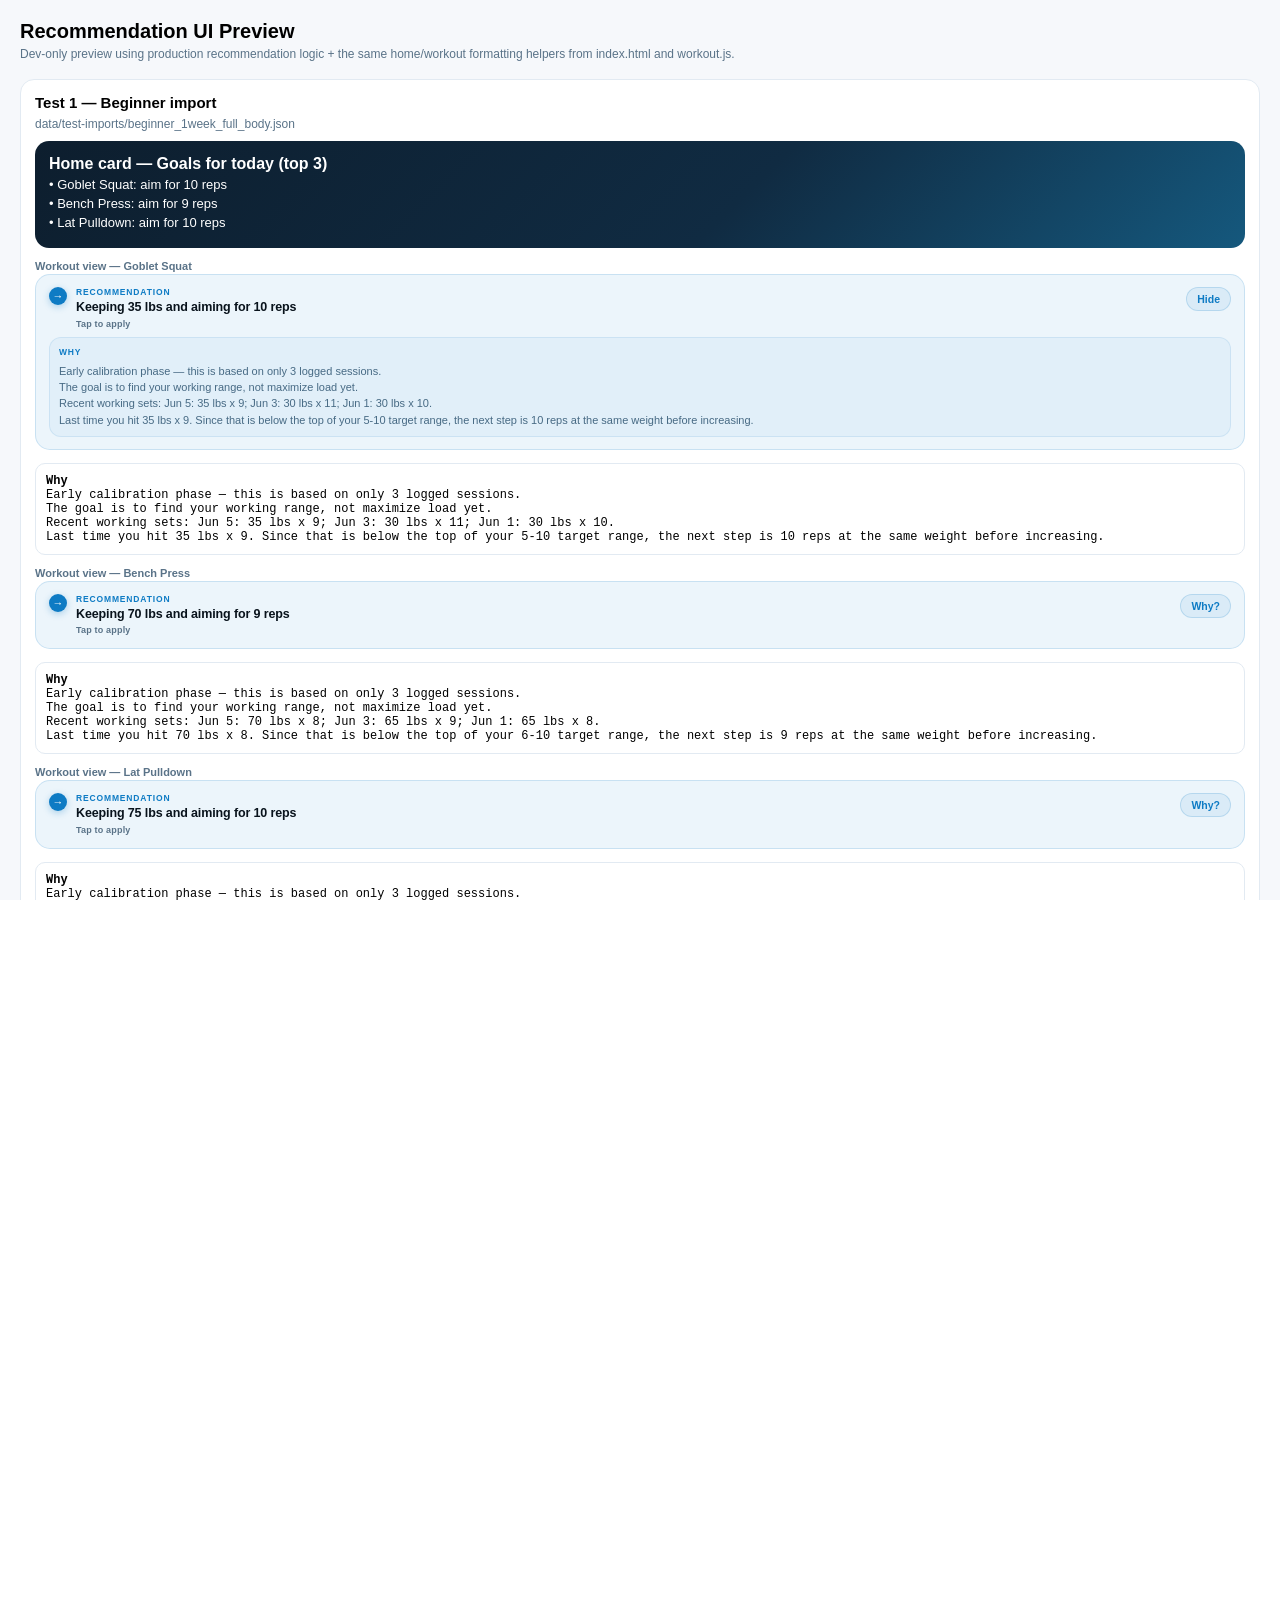
<file: dev/ui-recommendation-preview.html>
<!DOCTYPE html>
<html lang="en">
<head>
<meta charset="UTF-8">
<meta name="viewport" content="width=device-width,initial-scale=1">
<title>Forma Recommendation UI Preview (dev)</title>
<link rel="stylesheet" href="../css/styles.css?v=exercise-suggest1">
<style>
  body{background:var(--bg);color:var(--ink);font-family:-apple-system,BlinkMacSystemFont,"Segoe UI",sans-serif;margin:0;padding:20px}
  h1{font-size:20px;margin:0 0 4px}
  .meta{font-size:12px;color:var(--muted);margin-bottom:18px}
  .case{background:var(--card,#fff);border:1px solid var(--border);border-radius:14px;padding:14px;margin-bottom:16px}
  .case h2{font-size:15px;margin:0 0 6px}
  .hist{font-size:12px;color:var(--muted);margin-bottom:10px}
  .home-goals{background:linear-gradient(135deg,#0D1E2E 0%,#102B42 58%,#15587D 100%);border-radius:14px;padding:14px;margin-bottom:10px;color:#fff}
  .home-goals div{font-size:13px;margin:4px 0}
  pre{white-space:pre-wrap;font-size:12px;background:var(--s1,#f5f8fb);border:1px solid var(--border);border-radius:10px;padding:10px;margin:8px 0 0}
</style>
</head>
<body>
<h1>Recommendation UI Preview</h1>
<div class="meta">Dev-only preview using production recommendation logic + the same home/workout formatting helpers from index.html and workout.js.</div>
<div id="root"></div>
<script src="../js/constants.js"></script>
<script src="../js/utils.js"></script>
<script src="../js/importNormalization.js"></script>
<script src="../js/exerciseSubstitutions.js"></script>
<script src="../js/plateCalculator.js"></script>
<script src="../js/recommendations.js"></script>
<script src="../data/test-imports/beginner_1week_full_body.json" type="application/json" id="beginner-data"></script>
<script>
const S={unit:'lbs',workouts:[],profile:{},schedule:{},splitEx:{},workout:null,onboarded:true,recWhyIdx:0,recAppliedIdx:null};
function recommendationActionText(sug){
  if(!sug||!sug.detail)return '';
  const text=String(sug.detail).split('<br><br>Why:<br>')[0].replace(/^I'd recommend /,'').replace(/\.$/,'');
  return text.charAt(0).toUpperCase()+text.slice(1);
}
function recommendationWhyText(sug){
  if(!sug||!sug.detail)return '';
  const parts=String(sug.detail).split('<br><br>Why:<br>');
  return parts.length>1?parts[1].replace(/<br>/g,'\n'):'';
}
function homeRecommendationLine(sug){
  if(!sug)return '';
  const unit=uLbl();
  const wt=sug.weightDisp!==undefined&&sug.weightDisp!==null?String(sug.weightDisp)+' '+unit:null;
  if(sug.action==='add_weight'||sug.action==='early_add_weight')return wt?'Increase to '+wt:'Add weight';
  if(sug.action==='add_reps'||sug.action==='early_add_reps')return wt?'Stay at '+wt:'Add reps';
  if(sug.action==='early_repeat')return wt?'Repeat '+wt:'Repeat last working set';
  if(sug.action==='baseline')return wt?'Start around '+wt:'Set a baseline';
  if(sug.action==='hold'&&wt)return 'Hold '+wt;
  if(sug.action==='reduce_weight'&&wt)return 'Reduce to '+wt;
  if(sug.action==='reduce_or_recover'){
    if(sug.dir==='down'&&wt)return 'Reduce to '+wt;
    return 'Hold progression today';
  }
  return recommendationActionText(sug).replace(/\s+and aiming for .*/i,'');
}
function homePlanItems(exs){
  return (exs||[]).map(function(name){
    const sug=getOverloadSuggestion(name,'');
    if(!sug)return null;
    const action=homeRecommendationLine(sug)
      .replace(/^Stay at /,'stay at ')
      .replace(/^Increase to /,'increase to ')
      .replace(/^Repeat /,'repeat ')
      .replace(/^Start around /,'start around ')
      .replace(/^Hold /,'hold ')
      .replace(/^Reduce to /,'reduce to ');
    const short=(sug.action==='add_reps'||sug.action==='early_add_reps')&&sug.repTarget?'aim for '+sug.repTarget+' reps':action;
    return name+': '+short;
  }).filter(Boolean);
}
function vExerciseRecommendationRow(sug,i,ex){
  if(!sug)return '';
  const action=recommendationActionText(sug);
  const why=recommendationWhyText(sug);
  if(!action)return '';
  const open=S.recWhyIdx===i;
  return '<div class="rec-row">'+
    '<div class="rec-row-main">'+
      '<div class="rec-row-mark">→</div>'+
      '<div class="rec-row-copy">'+
        '<div class="rec-row-label">Recommendation</div>'+
        '<div class="rec-row-action">'+escH(action)+'</div>'+
        '<div class="rec-row-hint">Tap to apply</div>'+
      '</div>'+
      (why?'<button class="rec-why-btn" type="button">'+(open?'Hide':'Why?')+'</button>':'')+
    '</div>'+
    (open&&why?'<div class="rec-row-why"><div class="rec-row-why-label">Why</div><div class="rec-row-why-text">'+escH(why)+'</div></div>':'')+
  '</div>';
}
function isoDaysAgo(days){const d=new Date();d.setDate(d.getDate()-days);return d.toISOString();}
function benchWorkouts(sessions){
  const ch=sessions.slice().reverse();
  return ch.map(function(s,i){
    return{date:isoDaysAgo((ch.length-i)*3),split:'full-body',exercises:[{name:'Bench Press',sets:[{w:toKg(s.w),r:s.r,warmup:false}]}]};
  });
}
function applyBase(){
  S.profile={sex:'male',age:28,height:"5'10\"",bodyweight:170,experience:'Just starting out (< 6 months)',goal:'General fitness',equipment:'Full commercial gym'};
  S.schedule={mon:'full-body',tue:'rest',wed:'full-body',thu:'rest',fri:'full-body',sat:'rest',sun:'full-body'};
  S.splitEx={'full-body':['Bench Press'],'rest':[]};
}
function renderCase(title,history,sessions){
  applyBase();
  S.workouts=benchWorkouts(sessions);
  const sug=getOverloadSuggestion('Bench Press','');
  const ex={name:'Bench Press',inputW:'65',inputR:'8',sets:[]};
  const home=homePlanItems(['Bench Press']);
  return '<div class="case"><h2>'+escH(title)+'</h2><div class="hist">'+escH(history)+'</div>'+
    '<div class="home-goals"><strong>Home card — Goals for today</strong>'+home.map(function(x){return '<div>• '+escH(x)+'</div>';}).join('')+'</div>'+
    '<div style="font-size:11px;font-weight:700;color:var(--muted);margin:8px 0 4px">Workout view — Bench Press</div>'+
    vExerciseRecommendationRow(sug,0,ex)+
    '<pre><strong>Why (expanded)</strong>\n'+escH(recommendationWhyText(sug))+'</pre></div>';
}
function renderBeginner(data){
  applyBase();
  S.workouts=normalizeImportedWorkouts(data.workouts,S.unit);
  S.schedule=Object.assign({},data.schedule,{sun:'full-body'});
  S.splitEx=data.splits;
  S.profile=Object.assign({},data.profile);
  const exs=S.splitEx['full-body']||[];
  const home=homePlanItems(exs).slice(0,3);
  let rows='';
  exs.forEach(function(name,i){
    const sug=getOverloadSuggestion(name,'');
    rows+='<div style="font-size:11px;font-weight:700;color:var(--muted);margin:12px 0 4px">Workout view — '+escH(name)+'</div>'+
      vExerciseRecommendationRow(sug,i,{name:name,inputW:'',inputR:'8',sets:[]})+
      '<pre><strong>Why</strong>\n'+escH(recommendationWhyText(sug))+'</pre>';
  });
  return '<div class="case"><h2>Test 1 — Beginner import</h2><div class="hist">data/test-imports/beginner_1week_full_body.json</div>'+
    '<div class="home-goals"><strong>Home card — Goals for today (top 3)</strong>'+home.map(function(x){return '<div>• '+escH(x)+'</div>';}).join('')+'</div>'+rows+'</div>';
}
fetch('../data/test-imports/beginner_1week_full_body.json').then(function(r){return r.json();}).then(function(data){
  document.getElementById('root').innerHTML=
    renderBeginner(data)+
    renderCase('Test 2 — Too hard continues','60×5 → 60×4 → 60×4 → 60×4',[{w:60,r:5},{w:60,r:4},{w:60,r:4},{w:60,r:4}])+
    renderCase('Test 3 — Overestimated continues','50×4 → 50×3 → 50×3 → 50×3',[{w:50,r:4},{w:50,r:3},{w:50,r:3},{w:50,r:3}])+
    renderCase('Test 4 — Inconsistent continues','60×10 → 60×5 → 60×8 → 60×7',[{w:60,r:10},{w:60,r:5},{w:60,r:8},{w:60,r:7}])+
    renderCase('Test 5 — Appropriate continues','60×8 → 60×8 → 60×7 → 60×8',[{w:60,r:8},{w:60,r:8},{w:60,r:7},{w:60,r:8}])+
    renderCase('Test 6 — Too easy','60×10 → 60×10 → 60×10',[{w:60,r:10},{w:60,r:10},{w:60,r:10}]);
}).catch(function(err){
  document.getElementById('root').innerHTML='<pre>Error: '+escH(String(err))+'</pre>';
});
</script>
</body>
</html>
</file>
<file: css/styles.css>
:root{
  /* ── Colour system ───────────────────────────────────────── */
  --app-bg:#F6F8FB;
  --card-bg:#FFFFFF;
  --card-elevated:#FBFDFF;
  --primary-text:#09131C;
  --secondary-text:#476A84;
  --muted-text:#5A7388;
  --border-soft:#E2EAF2;
  --border-strong:#C4D4E4;
  --divider:#E4EEF7;
  --primary-blue:#0E7BC4;
  --primary-blue-2:#2E9AD8;
  --soft-blue:rgba(14,123,196,.08);
  --soft-blue-strong:rgba(14,123,196,.16);
  --success:#2DAA70;
  --warning:#E8A33A;
  --danger:#C44;
  --danger-bg:#FEE8E8;
  --danger-border:#FCCECE;
  --button-bg:#0E7BC4;
  --input-bg:#F6F8FB;
  --nav-bg:#FFFFFF;
  --header-bg:rgba(245,247,250,.94);
  --sheet-bg:#FFFFFF;
  --modal-bg:#FFFFFF;
  --surface-glow:rgba(255,255,255,.7);
  --bg:var(--app-bg);
  --s1:var(--card-bg);
  --s2:#EEF4FA;
  --border:var(--border-soft);
  --border2:var(--border-strong);
  --blue:var(--primary-blue);
  --blue2:var(--primary-blue-2);
  --white:var(--primary-text);
  /* --muted: secondary text. Darkened to clear WCAG AA (~4.6:1 on --bg) so
     labels stay legible mid-set in bright gym light. */
  --muted:var(--muted-text);
  --sub:var(--secondary-text);
  /* --dim: hairlines / faint fills ONLY. Never use as text (fails contrast). */
  --dim:var(--divider);
  /* --mono: tabular data (weights, e1RM, timers). Sharp, athletic, monospaced. */
  --mono:ui-monospace,'SF Mono','JetBrains Mono',Menlo,Consolas,monospace;
  /* ── Shadow scale ────────────────────────────────────────── */
  --sh-xs:0 1px 2px rgba(9,19,28,.04),0 2px 8px rgba(9,19,28,.035);
  --sh-sm:0 1px 3px rgba(9,19,28,.045),0 8px 22px rgba(47,72,96,.07);
  --sh-md:0 2px 8px rgba(9,19,28,.055),0 16px 36px rgba(47,72,96,.09);
  --sh-lg:0 6px 18px rgba(9,19,28,.075),0 28px 62px rgba(47,72,96,.12);
  --button-sh:0 6px 16px rgba(14,123,196,.24),0 2px 5px rgba(14,123,196,.18);
  /* ── Radius scale ────────────────────────────────────────── */
  --r-sm:11px;
  --r-md:15px;
  --r-lg:20px;
  --r-xl:24px;
  /* ── Motion (Emil Kowalski easing curves; built-in easings are too weak) ── */
  --ease-out:cubic-bezier(.23,1,.32,1);      /* entering UI: fast start, responsive */
  --ease-in-out:cubic-bezier(.77,0,.175,1);  /* on-screen movement */
  --ease-drawer:cubic-bezier(.32,.72,0,1);   /* iOS-style sheets/drawers */
}

html[data-theme="dark"]{
  color-scheme:dark;
  --app-bg:#0A0D0F;
  --card-bg:#111514;
  --card-elevated:#1A1D1B;
  --primary-text:#F5F8FB;
  --secondary-text:#C6CECF;
  --muted-text:#929C9E;
  --border-soft:#282E2F;
  --border-strong:#41494B;
  --divider:#202526;
  --primary-blue:#45B4EA;
  --primary-blue-2:#65C6F1;
  --soft-blue:rgba(69,180,234,.08);
  --soft-blue-strong:rgba(69,180,234,.14);
  --success:#48C987;
  --warning:#F0B75A;
  --danger:#F47B7B;
  --danger-bg:rgba(244,123,123,.12);
  --danger-border:rgba(244,123,123,.34);
  --button-bg:#239BDA;
  --input-bg:#111615;
  --nav-bg:#0A0D0F;
  --header-bg:rgba(10,13,15,.94);
  --sheet-bg:#121715;
  --modal-bg:#181C1A;
  --surface-glow:rgba(255,255,255,.08);
  --s2:#1A1D1B;
  --sh-xs:0 1px 2px rgba(0,0,0,.22),0 2px 8px rgba(0,0,0,.16);
  --sh-sm:0 1px 3px rgba(0,0,0,.24),0 10px 24px rgba(0,0,0,.22);
  --sh-md:0 2px 8px rgba(0,0,0,.26),0 18px 40px rgba(0,0,0,.26);
  --sh-lg:0 6px 18px rgba(0,0,0,.30),0 30px 68px rgba(0,0,0,.34);
  --button-sh:0 8px 18px rgba(35,155,218,.24),0 2px 6px rgba(35,155,218,.18);
}

/* ── Reset ───────────────────────────────────────────────────── */
*{box-sizing:border-box;margin:0;padding:0}
html,body{width:100%;height:100%;min-height:100%;margin:0;padding:0;background:var(--nav-bg)}
#root{width:100%;height:100%;min-height:100%;margin:0;padding:0;background:var(--app-bg)}
html,body{overflow:hidden}
body{
  color:var(--white);
  font-family:system-ui,-apple-system,'Helvetica Neue',Helvetica,Arial,sans-serif;
  -webkit-font-smoothing:antialiased;
  -moz-osx-font-smoothing:grayscale;
  overscroll-behavior:none;
  font-feature-settings:'kern' 1,'liga' 1;
}
button{font-family:inherit;cursor:pointer;border:none;-webkit-tap-highlight-color:transparent}
input,textarea{font-family:inherit;color:var(--white);-webkit-appearance:none;resize:none;background:transparent}
input::placeholder,textarea::placeholder{color:var(--muted)}
button:focus-visible,input:focus-visible,textarea:focus-visible{outline:3px solid rgba(14,123,196,.24);outline-offset:2px}
html[data-theme="dark"] button:focus-visible,
html[data-theme="dark"] input:focus-visible,
html[data-theme="dark"] textarea:focus-visible{outline-color:rgba(69,180,234,.34)}
input[type=number]::-webkit-inner-spin-button,
input[type=number]::-webkit-outer-spin-button{-webkit-appearance:none}

/* ── Shell ───────────────────────────────────────────────────── */
.shell{
  width:100%;max-width:480px;
  position:fixed;top:0;left:50%;bottom:0;
  transform:translateX(-50%);
  height:100vh;min-height:100vh;
  height:100dvh;min-height:100dvh;
  display:flex;flex-direction:column;
  overflow:hidden;
  background:var(--bg);
}
@supports not (height:100dvh){.shell{height:100vh;min-height:100vh}}

/* ── Header ──────────────────────────────────────────────────── */
.hdr{
  position:relative;
  z-index:1000;
  padding:calc(env(safe-area-inset-top) + 15px) 18px 13px;
  display:flex;align-items:center;justify-content:space-between;
  flex-shrink:0;
  background:var(--header-bg);
  backdrop-filter:blur(12px);
  -webkit-backdrop-filter:blur(12px);
  border-bottom:1px solid var(--border);
  box-shadow:0 1px 0 var(--surface-glow);
}
.logo{
  font-weight:800;font-size:22px;
  letter-spacing:-.06em;
  color:var(--white);line-height:1;
}
.logo span{color:var(--blue)}
.back-btn{
  background:var(--s1);
  border:1px solid var(--border);
  color:var(--sub);
  padding:6px 14px;
  border-radius:999px;
  font-size:10px;
  font-weight:700;
  letter-spacing:.04em;
  cursor:pointer;
  box-shadow:var(--sh-xs);
}

/* ── Content ─────────────────────────────────────────────────── */
.content{flex:1;overflow-y:auto;overflow-x:hidden;padding:18px;width:100%;min-height:0;scrollbar-width:none}
.content::-webkit-scrollbar{display:none}
.has-nav{padding-bottom:calc(66px + env(safe-area-inset-bottom))!important}
.is-chat{padding:0 0 72px!important}

/* ── Skeleton loading states ─────────────────────────────────── */
.skeleton{
  position:relative;
  overflow:hidden;
  background:linear-gradient(90deg,rgba(226,234,242,.72),rgba(244,248,252,.95),rgba(226,234,242,.72));
  background-size:220% 100%;
  animation:skeletonShimmer 1.45s var(--ease-in-out) infinite;
  border-radius:999px;
}
.skeleton::after{content:'';position:absolute;inset:0;background:linear-gradient(180deg,rgba(255,255,255,.22),rgba(255,255,255,0));pointer-events:none}
.skeleton-card{
  background:var(--card-bg);
  border:1px solid var(--border);
  box-shadow:var(--sh-sm);
}
.skeleton-line{height:11px;margin-bottom:8px;border-radius:999px}
.skeleton-line.h-title{height:32px;border-radius:12px}
.skeleton-line.h-value{height:18px;border-radius:10px}
.skeleton-line.h-button{height:46px;border-radius:14px;margin-top:12px;margin-bottom:0}
.skeleton-circle{width:34px;height:34px;border-radius:50%}
.skeleton-pill{height:30px;border-radius:999px}
.skeleton-header-action{width:86px;height:34px}
.skeleton-page{animation:skeletonPageIn .22s var(--ease-out) both}
.skeleton-hero-card{border-radius:20px;padding:18px;margin-bottom:14px;min-height:248px}
.skeleton-momentum-row .home-momentum-card{align-items:center;justify-content:center}
.skeleton-week-strip{display:grid;grid-template-columns:repeat(7,1fr);gap:8px}
.skeleton-week-tile{min-width:0;text-align:center}
.skeleton-week-tile .skeleton-line{height:10px;margin:0 auto 6px}
.skeleton-week-tile .skeleton-pill{height:54px;border-radius:14px}
.skeleton-session-card{border-radius:14px;padding:15px;margin-bottom:8px}
.skeleton-workout-head{border-radius:16px;padding:14px;margin-bottom:10px}
.skeleton-ex-card .ex-card-head{align-items:flex-start}
.skeleton-drag{width:22px;height:38px;border-radius:9px;flex-shrink:0}
.skeleton-rec-card{background:var(--soft-blue);border:1px solid rgba(14,123,196,.14);border-radius:14px;padding:14px;margin:12px 0}
.skeleton-input{height:58px;border-radius:14px;margin-top:8px}
.skeleton-button-wide{height:48px;border-radius:15px;margin-top:12px}
.skeleton-ai-bubble{background:var(--s1);border:1px solid var(--border);border-radius:14px 14px 14px 4px;padding:14px 16px;box-shadow:var(--sh-xs)}
.skeleton-stats-card{border-radius:14px;padding:14px;margin-bottom:18px}
.skeleton-chart{height:170px;border-radius:14px;margin-top:14px}
.skeleton-caption{font-size:11px;color:var(--muted);margin-top:10px}
.w-24{width:24%}.w-26{width:26%}.w-28{width:28%}.w-34{width:34%}.w-36{width:36%}.w-38{width:38%}.w-40{width:40%}.w-42{width:42%}.w-46{width:46%}.w-48{width:48%}.w-52{width:52%}.w-54{width:54%}.w-58{width:58%}.w-62{width:62%}.w-64{width:64%}.w-68{width:68%}.w-70{width:70%}.w-72{width:72%}.w-76{width:76%}.w-78{width:78%}.w-82{width:82%}.w-88{width:88%}.w-92{width:92%}.w-100{width:100%}
@keyframes skeletonShimmer{0%{background-position:120% 0}100%{background-position:-120% 0}}
@keyframes skeletonPageIn{from{opacity:0;transform:translateY(4px)}to{opacity:1;transform:none}}
html[data-theme="dark"] .skeleton{
  background:linear-gradient(90deg,rgba(31,40,43,.95),rgba(44,58,63,.88),rgba(31,40,43,.95));
  background-size:220% 100%;
}
html[data-theme="dark"] .skeleton::after{background:linear-gradient(180deg,rgba(255,255,255,.045),rgba(255,255,255,0))}
html[data-theme="dark"] .skeleton-card{
  background:linear-gradient(180deg,rgba(19,25,27,.98),rgba(14,18,20,.98));
  border-color:rgba(65,73,75,.7);
  box-shadow:0 12px 28px rgba(0,0,0,.32),inset 0 1px 0 rgba(255,255,255,.035);
}
html[data-theme="dark"] .skeleton-rec-card{background:rgba(69,180,234,.08);border-color:rgba(69,180,234,.16)}
@media (prefers-reduced-motion:reduce){
  .skeleton{animation:none}
  .skeleton-page{animation:none}
}

/* ── Bottom nav ──────────────────────────────────────────────── */
.nav{
  position:fixed;left:50%;bottom:0;
  transform:translateX(-50%);
  width:100%;max-width:480px;
  background:var(--nav-bg);
  backdrop-filter:blur(16px);
  -webkit-backdrop-filter:blur(16px);
  border-top:1px solid var(--border);
  z-index:9999;
  display:flex;
  min-height:58px;
  /* Seamless bar (Strava-style): solid bar fills the full home-indicator safe area
     with the same colour, while the tab buttons sit low in that space. */
  padding:8px 8px max(2px,calc(env(safe-area-inset-bottom) - 32px));
  box-shadow:0 -8px 28px rgba(47,72,96,.08);
}
.nav button{
  flex:1;background:none;border:none;
  height:46px;
  padding:4px 0 3px;
  font-size:9px;letter-spacing:.08em;
  color:var(--muted);font-weight:600;
  cursor:pointer;
  display:flex;flex-direction:column;align-items:center;justify-content:center;gap:2px;
  position:relative;
  border-radius:16px;
  transition:color .15s,background .15s,transform .14s var(--ease-out);
}
.nav button:active{transform:scale(.96)}
.nav button .nav-icon{width:22px;height:22px;display:flex;align-items:center;justify-content:center}
.nav button .nav-icon svg{stroke:var(--muted);transition:stroke .15s}
.nav button.on{color:var(--blue);background:rgba(14,123,196,.075)}
.nav button.on .nav-icon svg{stroke:var(--blue)}
.nav button.on::before{
  content:'';
  position:absolute;top:3px;left:34%;right:34%;
  height:3px;
  background:var(--blue);
  border-radius:0 0 3px 3px;
}

/* ── Cards ───────────────────────────────────────────────────── */
.card{
  background:var(--s1);
  border:1px solid rgba(196,212,228,.72);
  border-radius:var(--r-lg);
  padding:17px;
  margin-bottom:13px;
  box-shadow:var(--sh-sm);
  position:relative;
  overflow:hidden;
}

/* ── Typography helpers ──────────────────────────────────────── */
.lbl{font-size:10px;color:var(--sub);letter-spacing:.12em;display:block;margin-bottom:6px;text-transform:uppercase;font-weight:800}
.mono{font-family:var(--mono);font-variant-numeric:tabular-nums;letter-spacing:-.01em}

/* ── Pills & tags ────────────────────────────────────────────── */
.pill{display:inline-block;padding:3px 11px;border-radius:999px;font-size:11px;font-weight:700;letter-spacing:.04em}
.tag{background:var(--card-bg);border:1px solid var(--border);color:var(--sub);padding:6px 12px;border-radius:999px;font-size:10px;cursor:pointer;font-family:inherit;font-weight:700;box-shadow:var(--sh-xs)}

/* ── Buttons ─────────────────────────────────────────────────── */
.btn-accent{
  width:100%;
  background:var(--blue);
  color:#fff;
  border:none;
  border-radius:var(--r-md);
  padding:14px;
  font-size:14px;font-weight:700;
  letter-spacing:-.01em;
  cursor:pointer;
  font-family:inherit;
  box-shadow:var(--button-sh);
  transition:opacity .15s,transform .12s;
}
.btn-accent:active{transform:scale(.98);opacity:.92}
.btn-ghost{
  background:var(--s1);
  border:1px solid var(--border);
  color:var(--white);
  border-radius:var(--r-md);
  padding:12px;
  font-size:12px;
  cursor:pointer;
  font-family:inherit;
  box-shadow:var(--sh-xs);
}
.btn-dashed{
  width:100%;background:none;
  border:1.5px dashed var(--border2);
  color:var(--muted);
  border-radius:var(--r-sm);
  padding:12px;
  font-size:11px;margin-bottom:10px;
  cursor:pointer;font-family:inherit;
  transition:border-color .15s,color .15s;
}
@media (hover:hover) and (pointer:fine){.btn-dashed:hover{border-color:var(--blue);color:var(--blue)}}

/* ── Number row (weight/rep input) ──────────────────────────── */
.num-row{
  display:flex;align-items:center;
  background:var(--s1);
  border:1px solid var(--border);
  border-radius:var(--r-md);
  overflow:hidden;
  box-shadow:var(--sh-xs);
}
.num-row button{background:none;border:none;color:var(--sub);padding:8px 15px;font-size:20px;line-height:1;cursor:pointer;flex-shrink:0;transition:color .1s}
.num-row button:active{color:var(--blue)}
.num-row input{flex:1;background:none;border:none;color:var(--white);text-align:center;font-size:16px;font-family:var(--mono);outline:none;min-width:0;padding:4px 0;font-weight:700}

/* ── Stat tabs ───────────────────────────────────────────────── */
.stabs{
  display:flex;
  background:var(--s2);
  border-radius:var(--r-md);
  padding:4px;
  border:1px solid rgba(196,212,228,.7);
  margin-bottom:18px;
  box-shadow:inset 0 1px 0 var(--surface-glow);
}
.stab{flex:1;background:none;border:none;color:var(--sub);border-radius:var(--r-sm);padding:9px 0;font-size:10px;letter-spacing:.07em;cursor:pointer;font-family:inherit;font-weight:700;transition:background .15s,color .15s,transform .14s var(--ease-out)}
.stab:active{transform:scale(.98)}
.stab.on{background:var(--s1);color:var(--blue);font-weight:800;box-shadow:var(--sh-xs)}

/* ── Week strip ──────────────────────────────────────────────── */
.week{display:flex;gap:4px;margin-bottom:22px}
.wday{flex:1;text-align:center}
.wday-lbl{font-size:9px;color:var(--muted);margin-bottom:4px;font-weight:600}
.wday-lbl.today{color:var(--white);font-weight:800}
.wday-bar{height:3px;border-radius:2px}
.wday-dot{width:3px;height:3px;border-radius:50%;background:var(--blue);margin:4px auto 0}

/* ── Chat ────────────────────────────────────────────────────── */
.chat-wrap{display:flex;flex-direction:column;height:100%;min-height:0;padding:0 18px}
.chat-msgs{flex:1;overflow-y:auto;padding:8px 2px 14px 0}
.msg{display:flex;align-items:flex-start;margin-bottom:16px;gap:9px;animation:fadein .2s ease;max-width:100%}
.msg>div:not(.avatar){min-width:0;max-width:calc(100% - 37px)}
.msg.ai>div:not(.avatar){width:min(82%,calc(100% - 37px))}
.msg.user{flex-direction:row-reverse}
.msg.user>div:not(.avatar){display:flex;flex-direction:column;align-items:flex-end;max-width:72%}
.bubble{box-sizing:border-box;max-width:100%;padding:12px 15px;border-radius:16px;font-size:13px;line-height:1.6;overflow-wrap:break-word}
.msg.ai .bubble{
  background:var(--s1);
  border:1px solid rgba(196,212,228,.72);
  color:var(--white);
  border-radius:8px 18px 18px 18px;
  box-shadow:var(--sh-sm);
  overflow-x:auto;
}
.msg.user .bubble{
  background:var(--blue);
  color:#fff;
  font-weight:400;
  border-radius:18px 8px 18px 18px;
  min-width:34px;
  text-align:left;
  word-break:normal;
  box-shadow:var(--button-sh);
}
.avatar{width:30px;height:30px;border-radius:50%;display:flex;align-items:center;justify-content:center;font-size:11px;font-weight:800;flex-shrink:0;margin-top:2px;box-shadow:var(--sh-xs)}
.msg.ai .avatar{background:var(--white);color:#fff}
.msg.user .avatar{background:var(--blue);color:#fff}
.msg-time{font-size:9px;color:var(--muted);margin-top:3px;letter-spacing:.02em}
.msg.user .msg-time{text-align:right}
.action-pills{display:flex;flex-wrap:wrap;gap:5px;margin-top:8px}
.apill{background:rgba(14,123,196,.08);border:1px solid rgba(14,123,196,.18);color:var(--blue);padding:4px 10px;border-radius:999px;font-size:10px;font-weight:800}
.follow-btns{display:flex;flex-wrap:wrap;gap:6px;margin-top:9px}
.fol-btn{background:var(--bg);border:1px solid var(--border);color:var(--sub);padding:7px 14px;border-radius:999px;font-size:11px;cursor:pointer;font-family:inherit;font-weight:600;transition:border-color .15s,color .15s}
.fol-btn.ac{background:rgba(14,123,196,.07);border-color:rgba(14,123,196,.22);color:var(--blue);font-weight:700}
.chat-input-area{border-top:1px solid var(--border);padding:11px 0 max(12px,env(safe-area-inset-bottom));flex-shrink:0;background:var(--header-bg);backdrop-filter:blur(14px);-webkit-backdrop-filter:blur(14px)}
.chat-input-row{display:flex;gap:8px;align-items:flex-end}
.chat-ta{flex:1;background:var(--s1);border:1.5px solid var(--border);border-radius:18px;padding:11px 14px;color:var(--white);font-size:13px;outline:none;line-height:1.45;max-height:100px;overflow-y:auto;resize:none;box-shadow:var(--sh-xs);transition:border-color .15s,box-shadow .15s}
.chat-ta:focus{border-color:var(--blue2)}
.vc-btn{width:42px;height:42px;border-radius:50%;display:flex;align-items:center;justify-content:center;font-size:18px;border:1.5px solid var(--border);background:var(--s1);color:var(--sub);cursor:pointer;flex-shrink:0;box-shadow:var(--sh-xs);transition:border-color .15s,color .15s}
.vc-btn.on{background:rgba(14,123,196,.08);border-color:var(--blue);color:var(--blue);animation:pulse .9s ease-in-out infinite}
.send-btn{width:42px;height:42px;border-radius:50%;background:var(--blue);color:#fff;font-size:18px;display:flex;align-items:center;justify-content:center;cursor:pointer;flex-shrink:0;border:none;box-shadow:var(--button-sh);transition:opacity .15s,transform .12s}
.send-btn:active{transform:scale(.92)}
.send-btn:disabled{background:var(--s2);color:var(--muted);cursor:default;box-shadow:none}
.qcmds{display:flex;gap:6px;overflow-x:auto;padding-bottom:8px;scrollbar-width:none}
.qcmds::-webkit-scrollbar{display:none}
.qcmd{background:var(--s1);border:1px solid var(--border);color:var(--sub);padding:6px 13px;border-radius:999px;font-size:11px;white-space:nowrap;cursor:pointer;flex-shrink:0;font-family:inherit;font-weight:500;box-shadow:var(--sh-xs);transition:border-color .15s,color .15s}
.qcmd:active{border-color:var(--blue);color:var(--blue)}
.exercise-suggestions{display:flex;flex-direction:column;gap:6px;margin-top:8px}
.exercise-suggestion{
  width:100%;
  display:flex;
  align-items:center;
  justify-content:space-between;
  gap:10px;
  background:var(--s1);
  border:1px solid var(--border);
  color:var(--white);
  border-radius:10px;
  padding:9px 10px;
  font-size:12px;
  font-weight:750;
  cursor:pointer;
  font-family:inherit;
  text-align:left;
}
.exercise-suggestion small{font-size:10px;color:var(--muted);font-weight:600;white-space:nowrap}
.exercise-suggestion-empty{font-size:11px;color:var(--muted);padding:8px 2px}
.typing-dot{display:inline-block;width:6px;height:6px;border-radius:50%;background:var(--muted);animation:blink 1.2s ease infinite;margin:0 1px}
.typing-dot:nth-child(2){animation-delay:.2s}
.typing-dot:nth-child(3){animation-delay:.4s}

/* ── Inline AI coach ─────────────────────────────────────────── */
.inline-ai{background:var(--s1);border:1px solid var(--border);border-radius:var(--r-lg);padding:13px;margin-bottom:14px;box-shadow:var(--sh-xs)}
.inline-ai-hdr{display:flex;align-items:center;gap:6px;margin-bottom:10px}
/* Collapsed AI coach: a slim prompt bar so the exercise leads the screen */
.inline-ai-collapsed{width:100%;display:flex;align-items:center;gap:9px;background:var(--s1);border:1px solid var(--border);border-radius:var(--r-lg);padding:13px 15px;margin-bottom:14px;cursor:pointer;font-family:inherit;box-shadow:var(--sh-xs);color:var(--sub);font-size:13px;font-weight:600;transition:border-color .15s var(--ease-out),box-shadow .15s var(--ease-out),transform .14s var(--ease-out)}
.inline-ai-collapsed:active{transform:scale(.99)}
.inline-ai-collapsed .chev{margin-left:auto;color:var(--muted);flex-shrink:0}
.inline-ai-reply{background:rgba(14,123,196,.06);border:1px solid rgba(14,123,196,.13);border-radius:12px;padding:11px 13px;margin-bottom:11px;font-size:13px;line-height:1.6;color:var(--white)}
.inline-ai-row{display:flex;gap:8px;align-items:flex-end}
.inline-ta{flex:1;background:var(--bg);border:1.5px solid var(--border);border-radius:16px;padding:10px 13px;color:var(--white);font-size:13px;outline:none;line-height:1.4;max-height:80px;overflow-y:auto;resize:none;font-family:inherit;transition:border-color .15s,box-shadow .15s}
.inline-ta:focus{border-color:var(--blue)}
.sm-vc-btn{width:38px;height:38px;border-radius:50%;display:flex;align-items:center;justify-content:center;font-size:15px;border:1.5px solid var(--border);background:var(--bg);color:var(--sub);cursor:pointer;flex-shrink:0}
.sm-vc-btn.on{background:rgba(14,123,196,.08);border-color:var(--blue);color:var(--blue);animation:pulse .9s ease-in-out infinite}
.sm-send-btn{width:38px;height:38px;border-radius:50%;background:var(--blue);color:#fff;border:none;font-size:16px;display:flex;align-items:center;justify-content:center;cursor:pointer;flex-shrink:0;box-shadow:var(--button-sh)}
.sm-send-btn:disabled{background:var(--s2);color:var(--muted);box-shadow:none}

/* ── Exercise card ───────────────────────────────────────────── */
.ex-card{background:var(--s1);border:1px solid rgba(196,212,228,.72);border-radius:var(--r-lg);padding:15px;margin-bottom:12px;width:100%;box-shadow:var(--sh-sm);transition:box-shadow .15s,border-color .15s,transform .14s var(--ease-out)}
.ex-card:active{transform:translateY(1px)}
.ex-card.editing{border:2px solid var(--blue);box-shadow:0 0 0 3px rgba(14,123,196,.08),var(--sh-sm)}
/* Consistent quiet utility chips on the exercise header (how-to / rename / swap) */
.ex-card-head{display:flex;align-items:flex-start;gap:9px;margin-bottom:13px;min-width:0}
.ex-drag{flex:0 0 auto;margin-top:1px}
.ex-head-main{flex:1;min-width:0}
.ex-title-line{display:flex;align-items:center;gap:8px;min-height:30px;min-width:0}
.ex-title-text{flex:1;min-width:0;font-weight:800;font-size:17px;color:var(--white);line-height:1.18;letter-spacing:-.035em;overflow-wrap:anywhere}
.ex-title-actions{display:flex;align-items:center;gap:5px;flex:0 0 auto}
.ex-util-btn{width:28px;height:28px;border-radius:9px;background:var(--s2);border:1px solid var(--border);color:var(--muted);font-size:12px;cursor:pointer;display:flex;align-items:center;justify-content:center;flex-shrink:0;line-height:1;padding:0;font-family:inherit;transition:color .15s,background .15s,transform .14s var(--ease-out)}
.ex-util-btn:active{transform:scale(.92);color:var(--blue)}
.ex-remove-btn{flex:0 0 auto;width:28px;height:28px;margin-top:1px;border-radius:9px;background:none;border:none;color:var(--muted);font-size:18px;cursor:pointer;display:flex;align-items:center;justify-content:center;line-height:1;padding:0;opacity:.58;transition:opacity .15s,color .15s,background .15s}
.ex-remove-btn:active{opacity:1;color:var(--danger);background:var(--danger-bg)}
.ex-meta-row{display:flex;align-items:center;justify-content:space-between;gap:8px;margin-top:8px;min-height:30px}
.ex-history-link{margin-left:auto;background:var(--bg);border:1px solid var(--border);border-radius:999px;padding:7px 10px;cursor:pointer;font-family:inherit;display:flex;align-items:center;gap:7px;color:var(--muted);font-size:11px;line-height:1.25;text-align:left;white-space:nowrap;flex:0 0 auto}
.ex-history-link span:first-child{white-space:nowrap}
.ex-history-link.is-empty{font-style:italic;white-space:nowrap}
.ex-history-value{color:var(--sub);font-weight:650}
.ex-history-cta{color:var(--blue);font-weight:800;white-space:nowrap;flex-shrink:0}
.ex-hdr{display:flex;justify-content:space-between;align-items:flex-start;margin-bottom:12px;gap:8px;min-width:0}
.ex-name-row{display:flex;align-items:center;gap:8px;min-width:0;flex:1;overflow:hidden}
.ex-name{font-weight:800;font-size:15px;letter-spacing:-.035em;color:var(--white);overflow:hidden;text-overflow:ellipsis;white-space:nowrap}
.ex-edit-btn{background:none;border:none;color:var(--muted);font-size:13px;cursor:pointer;flex-shrink:0;padding:0;line-height:1;transition:color .15s}
.ex-edit-btn:active{color:var(--blue)}
.ex-last{font-size:10px;color:var(--sub);text-align:right;line-height:1.55;flex-shrink:0}
.ex-sets{display:flex;flex-wrap:wrap;gap:5px;margin-bottom:10px}
.set-chip{display:flex;align-items:center;gap:5px;background:var(--bg);border:1px solid rgba(196,212,228,.72);border-radius:999px;padding:5px 10px;min-height:28px}
.set-chip-txt{font-size:12px;color:var(--white);font-family:var(--mono);font-weight:600}
.set-chip-e{font-size:10px;color:var(--blue);font-family:var(--mono);font-weight:600}
.set-del{background:none;border:none;color:var(--dim);font-size:14px;cursor:pointer;padding:0;line-height:1;transition:color .15s}
.set-del:active{color:#d94c4c}
.ex-inputs{display:flex;gap:8px;margin-bottom:6px}

/* ── Recommendation row ──────────────────────────────────────── */
.rec-row{
  background:var(--soft-blue);
  border:1px solid var(--soft-blue-strong);
  border-radius:var(--r-md);
  padding:12px 13px;
  margin:-2px 0 13px;
  cursor:pointer;
  transition:background .18s,border-color .18s,transform .12s,box-shadow .18s;
  -webkit-tap-highlight-color:transparent;
}
.rec-row:active{transform:scale(.99);box-shadow:var(--sh-xs)}
.rec-row.applied{background:rgba(45,170,112,.08);border-color:rgba(45,170,112,.28)}
.rec-row-main{display:flex;align-items:flex-start;justify-content:space-between;gap:9px}
.rec-row-mark{width:18px;height:18px;border-radius:50%;background:var(--blue);color:#fff;font-size:11px;font-weight:900;display:flex;align-items:center;justify-content:center;flex-shrink:0;box-shadow:0 2px 7px rgba(14,123,196,.3)}
.rec-row.applied .rec-row-mark{background:var(--success);box-shadow:0 2px 7px rgba(45,170,112,.3)}
.rec-row-copy{min-width:0;flex:1}
.rec-row-label{font-size:8.5px;font-weight:800;color:var(--blue);letter-spacing:.1em;text-transform:uppercase;margin-bottom:2px}
.rec-row.applied .rec-row-label{color:var(--success)}
.rec-row-action{font-size:12.5px;font-weight:800;color:var(--white);line-height:1.4;white-space:normal;overflow:visible;text-overflow:clip;overflow-wrap:anywhere;letter-spacing:-.01em}
.rec-row-hint{font-size:9px;font-weight:700;color:var(--muted);line-height:1.2;margin-top:2px;letter-spacing:.02em}
.rec-why-btn{background:rgba(14,123,196,.08);border:1px solid rgba(14,123,196,.18);border-radius:999px;color:var(--blue);font-size:10.5px;font-weight:800;padding:5px 10px;flex-shrink:0}
.rec-row-why{
  margin-top:8px;
  padding:8px 9px;
  border-radius:12px;
  background:rgba(14,123,196,.045);
  border:1px solid rgba(14,123,196,.1);
  font-size:11px;
  line-height:1.48;
  color:var(--sub);
}
.rec-row.applied .rec-row-why{background:rgba(45,170,112,.055);border-color:rgba(45,170,112,.13)}
.rec-row-why-label{font-size:8.5px;font-weight:800;letter-spacing:.1em;text-transform:uppercase;color:var(--blue);margin-bottom:4px}
.rec-row.applied .rec-row-why-label{color:var(--success)}
.rec-row-why-text{font-weight:500}

/* ── Quick workout summary ───────────────────────────────────── */
.quick-summary{margin-bottom:16px}
.quick-summary-title{font-size:20px;font-weight:800;color:var(--white);letter-spacing:-.04em;margin-bottom:8px}
.quick-summary-lines{display:flex;flex-direction:column;gap:7px;font-size:13px;line-height:1.5;color:var(--white);margin-bottom:14px}
.quick-summary-lines div{background:var(--s2);border:1px solid rgba(196,212,228,.72);border-radius:var(--r-md);padding:10px 12px}
.quick-summary-actions{display:flex;gap:8px}
.quick-summary-actions .btn-ghost,.quick-summary-actions .btn-accent{flex:1;width:auto;padding:11px 12px;font-size:12px;margin:0}

/* ── Log buttons ─────────────────────────────────────────────── */
.ex-btns{display:flex;gap:8px}
.log-btn{flex:2;background:var(--blue);color:#fff;border:none;border-radius:var(--r-md);padding:12px 16px;font-weight:900;font-size:13px;cursor:pointer;font-family:inherit;box-shadow:var(--button-sh);transition:opacity .15s,transform .12s}
.log-btn:active{transform:scale(.97);opacity:.9}
.voice-btn{flex:1;background:var(--bg);color:var(--sub);border:1.5px solid var(--border);border-radius:var(--r-md);padding:11px;font-size:14px;cursor:pointer;display:flex;align-items:center;justify-content:center;gap:5px;font-family:inherit;transition:border-color .15s,color .15s,transform .14s var(--ease-out)}
.voice-btn:active{transform:scale(.97)}
.voice-btn.on{background:var(--blue);color:#fff;border-color:var(--blue);box-shadow:0 2px 8px rgba(14,123,196,.22)}
.e1rm-preview{margin-top:6px;font-size:11px;min-height:15px;color:var(--sub);font-family:var(--mono)}
.bottom-finish-btn{width:100%;margin:12px 0 4px;background:var(--blue);color:#fff;border:none;border-radius:var(--r-md);padding:15px 18px;font-size:14px;font-weight:900;letter-spacing:.02em;box-shadow:var(--button-sh)}
.plate-calc{margin-top:5px;display:flex;align-items:flex-start;gap:5px;min-height:14px;color:var(--sub);font-size:9px;line-height:1.25;white-space:normal;overflow:visible}
.plate-visual{display:inline-flex;align-items:center;gap:2px;flex:0 0 auto;opacity:.9}
.plate-sleeve{width:14px;height:3px;background:linear-gradient(90deg,var(--border2),var(--sub));border-radius:999px}
.plate-dot{width:7px;height:11px;border-radius:3px;background:var(--plate-color);border:1px solid rgba(9,19,28,.08);box-shadow:inset 0 1px 0 rgba(255,255,255,.35)}
.plate-text{min-width:0;overflow:visible;text-overflow:clip;font-family:var(--mono);letter-spacing:.01em;font-weight:600;overflow-wrap:anywhere}

/* ── Edit mode ───────────────────────────────────────────────── */
.edit-mode-lbl{font-size:10px;font-weight:700;color:var(--blue);letter-spacing:.08em;margin-bottom:10px}
.edit-name-input{width:100%;background:var(--bg);border:1.5px solid var(--border);border-radius:var(--r-md);padding:11px 13px;font-size:14px;font-weight:700;color:var(--white);outline:none;margin-bottom:10px;font-family:inherit;transition:border-color .15s}
.edit-name-input:focus{border-color:var(--blue)}
.edit-btns{display:flex;gap:8px}
.edit-btn{flex:1;background:var(--bg);border:1px solid var(--border);color:var(--sub);border-radius:var(--r-md);padding:11px;font-size:12px;cursor:pointer;font-family:inherit;font-weight:700;transition:border-color .15s,color .15s,transform .14s var(--ease-out)}
.edit-btn:active{transform:scale(.97)}
.edit-btn.danger{background:var(--danger-bg);border-color:var(--danger-border);color:var(--danger);font-weight:700}
.edit-btn.primary{background:var(--blue);color:#fff;border:none;font-weight:800;box-shadow:0 2px 8px rgba(14,123,196,.2)}
.edit-btn.icon{flex:0 0 40px;font-size:16px;text-align:center}
.edit-btn:disabled{opacity:.35;cursor:default}

/* ── Progress / history ──────────────────────────────────────── */
.hist-row{display:flex;justify-content:space-between;padding:9px 0;border-bottom:1px solid var(--dim)}
.spinner{width:20px;height:20px;border-radius:50%;border:2px solid var(--border);border-top-color:var(--blue);animation:spin 1s linear infinite;display:inline-block}

/* ── Rest timer ──────────────────────────────────────────────── */
.rest-timer{
  position:fixed;top:env(safe-area-inset-top);left:50%;
  transform:translateX(-50%);
  z-index:999;
  background:var(--white);color:var(--bg);
  border-radius:0 0 18px 18px;
  padding:8px 24px 13px;
  display:flex;align-items:center;gap:14px;
  box-shadow:0 6px 24px rgba(9,19,28,.22);
  min-width:180px;justify-content:center;
}
/* Circular countdown ring (drains smoothly between ticks) */
.rt-ring{position:relative;width:46px;height:46px;flex-shrink:0}
.rt-ring svg{width:46px;height:46px;display:block;transform:rotate(-90deg)}
.rt-track{fill:none;stroke:rgba(255,255,255,.16);stroke-width:4}
.rt-prog{fill:none;stroke:var(--blue2);stroke-width:4;stroke-linecap:round;stroke-dasharray:125.664;transition:stroke-dashoffset .5s linear,stroke .3s ease}
.rest-timer.done .rt-prog{stroke:#34C27E}
.rest-timer .rt-time{position:absolute;inset:0;display:flex;align-items:center;justify-content:center;font-family:var(--mono);font-size:13px;font-weight:800;letter-spacing:-.02em;text-align:center}
.rt-meta{display:flex;flex-direction:column;align-items:flex-start;gap:3px}
.rt-label{font-size:10px;font-weight:800;letter-spacing:.14em;opacity:.62}
.rest-timer .rt-btn{background:none;border:1.5px solid currentColor;border-radius:7px;padding:3px 11px;font-size:11px;font-weight:700;cursor:pointer;font-family:inherit;opacity:.72;transition:opacity .15s var(--ease-out),transform .14s var(--ease-out)}
.rest-timer .rt-btn:active{opacity:1;transform:scale(.95)}
.rest-timer.done{animation:pulse .5s var(--ease-out) 2}

/* ── Set-log feedback ────────────────────────────────────────── */
/* The just-logged set slides in; nothing in the real world appears from nothing. */
@keyframes setIn{from{opacity:0;transform:translateY(-7px) scale(.985)}to{opacity:1;transform:none}}
.set-just-logged{animation:setIn .3s var(--ease-out) both}
/* Restrained PR moment: badge pops, row gives one soft green pulse (no confetti). */
@keyframes prPop{0%{opacity:0;transform:scale(.5)}55%{opacity:1;transform:scale(1.18)}100%{transform:scale(1)}}
@keyframes prGlow{0%{background:rgba(45,170,112,0)}28%{background:rgba(45,170,112,.13)}100%{background:rgba(45,170,112,0)}}
.set-pr-new{animation:prGlow 1.1s ease .04s both;border-radius:8px}
.set-pr-new .pr-badge{animation:prPop .44s var(--ease-out) both}

/* ── Drag & drop ─────────────────────────────────────────────── */
.ex-card.drag-over{border:2px solid var(--blue)!important;background:rgba(14,123,196,.04)!important;transform:scale(1.01)}
.drag-handle{touch-action:none;cursor:grab;color:var(--muted);font-size:18px;padding:4px 5px;border-radius:6px;background:none;border:none;display:flex;align-items:center;flex-shrink:0;line-height:1;user-select:none;-webkit-user-select:none;transition:color .15s}
.drag-handle:active,.drag-handle.held{cursor:grabbing;color:var(--blue);background:var(--dim)}

/* ── Home section rhythm ─────────────────────────────────────── */
/* One consistent beat between major home sections, one header style. */
.home-section{margin-top:26px}
.home-section-head{display:flex;align-items:center;justify-content:space-between;margin-bottom:12px;min-height:18px}
.home-section-label{font-size:11px;font-weight:800;letter-spacing:.1em;color:var(--muted);text-transform:uppercase}
.home-section-link{background:none;border:none;color:var(--blue);font-size:11px;font-weight:700;cursor:pointer;font-family:inherit;padding:0;display:flex;align-items:center;gap:4px}
.home-greeting{font-size:13px;color:var(--muted);font-weight:600;margin-bottom:11px}
.home-momentum-row{display:grid;grid-template-columns:repeat(3,minmax(0,1fr));gap:8px;margin-top:12px}
.home-momentum-card{position:relative;overflow:hidden;min-width:0;min-height:78px;border-radius:15px;padding:9px 7px;border:1px solid var(--border);box-shadow:0 7px 18px rgba(47,72,96,.09),var(--sh-xs);background:var(--card-bg);display:flex;flex-direction:column;align-items:center;justify-content:center;text-align:center;animation:momentumTileIn .42s var(--ease-out) both}
.home-momentum-card:nth-child(2){animation-delay:.05s}
.home-momentum-card:nth-child(3){animation-delay:.1s}
.home-momentum-card::before{content:'';position:absolute;inset:0;opacity:1;pointer-events:none}
.home-momentum-card.momentum{border-color:rgba(26,158,212,.26);box-shadow:0 8px 20px rgba(26,158,212,.13),var(--sh-xs)}
.home-momentum-card.win{border-color:rgba(45,170,112,.25);box-shadow:0 8px 20px rgba(45,170,112,.12),var(--sh-xs)}
.home-momentum-card.consistency{border-color:rgba(123,111,224,.24);box-shadow:0 8px 20px rgba(123,111,224,.12),var(--sh-xs)}
.home-momentum-card.momentum::before{background:linear-gradient(145deg,rgba(26,158,212,.36),rgba(69,180,234,.13) 58%,rgba(255,255,255,.16))}
.home-momentum-card.win::before{background:linear-gradient(145deg,rgba(45,170,112,.34),rgba(38,166,154,.13) 58%,rgba(255,255,255,.14))}
.home-momentum-card.consistency::before{background:linear-gradient(145deg,rgba(123,111,224,.34),rgba(92,107,192,.13) 58%,rgba(255,255,255,.14))}
.home-momentum-label,.home-momentum-value,.home-momentum-sub{position:relative;z-index:1}
.home-momentum-label{font-size:8px;font-weight:850;letter-spacing:.045em;text-transform:uppercase;color:var(--muted);white-space:nowrap}
.home-momentum-card.momentum .home-momentum-label{color:var(--blue)}
.home-momentum-card.win .home-momentum-label{color:var(--success)}
.home-momentum-card.consistency .home-momentum-label{color:#7B6FE0}
.home-momentum-value{font-size:15.5px;font-weight:700;line-height:1.1;color:var(--white);letter-spacing:-.035em;margin-top:5px;max-width:100%;white-space:normal;overflow-wrap:normal}
.home-momentum-card.long-value .home-momentum-value{font-size:13.5px;line-height:1.15}
.home-momentum-sub{font-size:9px;font-weight:650;line-height:1.22;color:var(--sub);margin-top:4px;max-width:100%;display:flex;align-items:flex-start;justify-content:center}
.home-momentum-ring{--ring:calc(var(--pct)*1%);position:relative;z-index:1;width:35px;height:35px;border-radius:50%;display:grid;place-items:center;margin-top:3px;background:conic-gradient(#1A9ED4 var(--ring),rgba(26,158,212,.16) 0);box-shadow:0 0 14px rgba(26,158,212,.18)}
.home-momentum-ring::after{content:'';position:absolute;inset:4px;border-radius:50%;background:var(--card-bg);box-shadow:inset 0 0 0 1px rgba(26,158,212,.10)}
.home-momentum-ring span{position:relative;z-index:1;font-size:13px;font-weight:750;line-height:1;color:var(--white);letter-spacing:-.035em}
@keyframes momentumTileIn{from{opacity:0;transform:translateY(5px) scale(.985)}to{opacity:1;transform:translateY(0) scale(1)}}
@media (prefers-reduced-motion:reduce){.home-momentum-card{animation:none}}
/* Selected-day plan: a light panel grouped under the week strip, not a card that competes with the hero. */
.home-day-detail{margin-top:13px;background:var(--card-bg);border:1px solid var(--border);border-radius:14px;padding:2px 15px 13px;box-shadow:var(--sh-xs)}
.home-day-detail-head{display:flex;justify-content:space-between;align-items:center;padding:12px 0 9px}

/* ── Home week strip ─────────────────────────────────────────── */
.home-week-head{display:flex;align-items:center;justify-content:space-between;margin-bottom:10px}
.home-week-title{font-size:11px;font-weight:900;color:var(--muted);letter-spacing:.1em}
.home-week-edit{background:none;border:none;color:var(--blue);font-size:11px;font-weight:700;cursor:pointer;font-family:inherit;padding:0;display:flex;align-items:center;gap:4px}
.home-week-strip{display:flex;gap:6px}
.home-week-day{flex:1;display:flex;flex-direction:column;align-items:center;gap:7px;cursor:pointer;min-width:0}
.home-week-label{font-size:10px;font-weight:700;letter-spacing:.04em;line-height:1;color:var(--muted);transition:color .16s}
.home-week-day.today .home-week-label{color:var(--blue)}
.home-week-day.selected .home-week-label{color:var(--white)}
/* Neutral tile; the split type reads from a small colour dot + ink label, not a full tint. */
.home-week-tile{width:100%;height:48px;border-radius:13px;display:flex;flex-direction:column;align-items:center;justify-content:center;gap:4px;background:var(--card-bg);border:1px solid var(--border);transition:transform .16s var(--ease-out),box-shadow .16s var(--ease-out),border-color .16s var(--ease-out),background .16s var(--ease-out)}
.home-week-dot{width:6px;height:6px;border-radius:50%;flex-shrink:0}
.home-week-tile-text{font-size:9px;font-weight:700;color:var(--white);white-space:nowrap;overflow:hidden;text-overflow:ellipsis;max-width:100%;padding:0 3px;text-align:center;letter-spacing:-.01em}
.home-week-day.today .home-week-tile{background:var(--soft-blue);border-color:var(--blue)}
.home-week-day.selected .home-week-tile{border-color:var(--blue2);box-shadow:var(--sh-sm);transform:translateY(-1px)}
.home-week-day.rest .home-week-tile{background:var(--bg)}
.home-week-day.rest .home-week-tile-text{color:var(--muted);font-weight:600}
.home-week-day:active .home-week-tile{transform:scale(.95)}
.home-week-indicator{width:16px;height:3px;border-radius:999px;background:var(--blue)}
.home-week-indicator-spacer{height:3px}

/* ── Feature tour ────────────────────────────────────────────── */
.tour-wrap{min-height:100%;display:flex;flex-direction:column;padding:22px 18px calc(16px + env(safe-area-inset-bottom))}
.tour-card{background:var(--s1);border:1px solid rgba(196,212,228,.72);border-radius:var(--r-xl);padding:20px;box-shadow:var(--sh-lg)}
.tour-kicker{font-size:10px;font-weight:800;letter-spacing:.1em;color:var(--blue);margin-bottom:8px}
.tour-title{font-size:22px;font-weight:800;color:var(--white);letter-spacing:-.04em;line-height:1.15;margin-bottom:8px}
.tour-copy{font-size:14px;color:var(--sub);line-height:1.6}
.tour-preview{background:var(--s2);border:1px solid rgba(196,212,228,.72);border-radius:var(--r-lg);padding:14px;margin:14px 0;max-height:390px;overflow:hidden;box-shadow:inset 0 1px 0 var(--surface-glow)}
.tour-highlight{border:1.5px solid rgba(14,123,196,.4)!important;box-shadow:0 8px 20px rgba(14,123,196,.1)!important}
.tour-actions{display:flex;gap:10px;margin-top:auto;padding-top:14px}
.tour-actions button{flex:1;border-radius:var(--r-md);padding:14px 12px;font-size:13px;font-weight:800;font-family:inherit}
.tour-primary{background:var(--blue);color:#fff;box-shadow:0 2px 8px rgba(14,123,196,.25)}
.tour-secondary{background:var(--s1);border:1px solid var(--border);color:var(--sub);box-shadow:var(--sh-xs)}
.tour-live-overlay{position:fixed;inset:0;z-index:10000;pointer-events:auto}
.tour-live-scrim{position:absolute;inset:0;background:rgba(9,19,28,.22);backdrop-filter:saturate(1.1)}
.tour-spotlight{position:absolute;border:2px solid rgba(14,123,196,.9);border-radius:var(--r-lg);box-shadow:0 0 0 9999px rgba(9,19,28,.16),0 12px 36px rgba(14,123,196,.22);transition:top .18s var(--ease-out),left .18s var(--ease-out),width .18s var(--ease-out),height .18s var(--ease-out),border-radius .18s var(--ease-out);pointer-events:none}
.tour-coach-card{position:absolute;left:18px;right:18px;bottom:calc(14px + env(safe-area-inset-bottom));background:var(--s1);border:1px solid rgba(196,212,228,.72);border-radius:var(--r-xl);padding:16px;box-shadow:var(--sh-lg)}
.tour-coach-title{font-size:17px;font-weight:800;color:var(--white);letter-spacing:-.03em;line-height:1.15;margin-bottom:6px}
.tour-coach-copy{font-size:13px;color:var(--sub);line-height:1.55}
.tour-coach-example{background:var(--soft-blue);border:1px solid var(--soft-blue-strong);border-radius:10px;padding:10px 12px;margin-top:10px;font-size:12px;color:var(--white);line-height:1.5}
.tour-coach-actions{display:flex;gap:8px;margin-top:12px}
.tour-coach-actions button{flex:1;border-radius:var(--r-sm);padding:12px 10px;font-size:12px;font-weight:800;font-family:inherit}

/* ── Press feedback ──────────────────────────────────────────── */
/* Any pressable surface should confirm it heard the tap. Subtle scale,
   snappy ease-out. scale() also scales the label/icon — intentional. */
.press{transition:transform .14s var(--ease-out),filter .14s var(--ease-out),box-shadow .14s var(--ease-out)}
.press:active{transform:scale(.975);filter:saturate(.96)}

/* ── Bottom-sheet entrance ───────────────────────────────────── */
/* A sheet is "occasional", so a standard entrance earns its place:
   scrim fades in, panel slides up from its own bottom edge. */
.sheet-overlay{background:rgba(9,19,28,.28);-webkit-backdrop-filter:blur(3px);backdrop-filter:blur(3px);animation:scrimIn .26s var(--ease-out) both}
.sheet-panel{animation:sheetUp .38s var(--ease-drawer) both;will-change:transform}

/* ── Premium polish pass ────────────────────────────────────── */
.card::before,.ex-card::before,.inline-ai::before{
  content:'';
  position:absolute;
  inset:0 0 auto;
  height:1px;
  background:linear-gradient(90deg,transparent,rgba(255,255,255,.85),transparent);
  pointer-events:none;
}
.ex-card,.inline-ai{position:relative;overflow:hidden}
.btn-accent,.log-btn,.send-btn,.sm-send-btn,.tour-primary{
  background:linear-gradient(180deg,var(--blue2),var(--blue));
}
.btn-accent:disabled,.log-btn:disabled,.send-btn:disabled,.sm-send-btn:disabled{
  background:var(--s2);
  box-shadow:none;
}
.card button[style*="background:var(--blue)"],
.card button[style*="background:#1A9ED4"],
.card button[style*="background: var(--blue)"]{
  box-shadow:var(--button-sh);
}
.card input,.card textarea,
.ob-choice-btn,
input[id^="ob-"],
#ob-input-wrap,#ob-input-wrap-2{
  border-radius:var(--r-md)!important;
}
.ob-choice-btn{
  box-shadow:var(--sh-xs)!important;
  transition:transform .14s var(--ease-out),box-shadow .16s var(--ease-out),border-color .16s var(--ease-out)!important;
}
.ob-choice-btn:active{transform:scale(.985)}
.home-week-day,.card,.ex-card,.rec-row,.qcmd,.fol-btn,.btn-ghost,.tour-actions button{
  -webkit-tap-highlight-color:transparent;
}
@media (hover:hover) and (pointer:fine){
  .card:hover,.ex-card:hover,.inline-ai:hover{box-shadow:var(--sh-md)}
  .qcmd:hover,.fol-btn:hover,.btn-ghost:hover{border-color:rgba(14,123,196,.28);color:var(--blue)}
}

html[data-theme="dark"] .card::before,
html[data-theme="dark"] .ex-card::before,
html[data-theme="dark"] .inline-ai::before{
  background:linear-gradient(90deg,transparent,rgba(255,255,255,.10),transparent);
}
html[data-theme="dark"] .msg.ai .avatar{background:var(--card-elevated)}
html[data-theme="dark"] .rt-fab{background:var(--card-elevated);color:var(--primary-text)}
html[data-theme="dark"] .sheet-panel{background:var(--sheet-bg)!important}
html[data-theme="dark"] input[style*="background:var(--bg)"],
html[data-theme="dark"] textarea[style*="background:var(--bg)"]{background:var(--input-bg)!important}
html[data-theme="dark"] [style*="background:var(--s1)"]{background:var(--card-bg)!important}
html[data-theme="dark"] [style*="background:var(--s2)"]{background:var(--card-elevated)!important}
html[data-theme="dark"] [style*="background:#FFFFFF"],
html[data-theme="dark"] [style*="background:linear-gradient(180deg,#FFFFFF"],
html[data-theme="dark"] [style*="background:rgba(255,255,255"]{
  background:var(--card-elevated)!important;
}
html[data-theme="dark"] [style*="background:#FEE8E8"],
html[data-theme="dark"] [style*="background:#FFF0F0"]{
  background:var(--danger-bg)!important;
}
html[data-theme="dark"] [style*="border:1px solid #FCC"],
html[data-theme="dark"] [style*="border:1px solid #F5CCCC"]{
  border-color:var(--danger-border)!important;
}
html[data-theme="dark"] [style*="color:#C44"]{color:var(--danger)!important}
html[data-theme="dark"] .card,
html[data-theme="dark"] .ex-card,
html[data-theme="dark"] .inline-ai{
  border-color:rgba(65,73,75,.64);
}
html[data-theme="dark"] .nav{
  background:linear-gradient(180deg,rgba(17,20,20,.96),rgba(9,12,13,.98));
  border-top-color:rgba(65,73,75,.58);
  box-shadow:0 -10px 30px rgba(0,0,0,.30);
}
html[data-theme="dark"] .nav button.on{
  background:rgba(69,180,234,.10);
  box-shadow:inset 0 0 0 1px rgba(69,180,234,.08);
}
/* Neutral tiles in dark mode read from the themed surface/border tokens; the
   colour dots keep their hue (no global desaturate filter). */
html[data-theme="dark"] .home-week-tile{
  box-shadow:0 4px 12px rgba(0,0,0,.18);
}
html[data-theme="dark"] .home-week-day.selected .home-week-tile{
  box-shadow:0 8px 18px rgba(0,0,0,.26);
}
html[data-theme="dark"] .home-momentum-card{
  background:linear-gradient(180deg,rgba(25,32,36,.96),rgba(14,18,21,.98));
  border-color:rgba(74,93,104,.62);
  box-shadow:0 10px 24px rgba(0,0,0,.32),inset 0 1px 0 rgba(255,255,255,.035);
}
html[data-theme="dark"] .home-momentum-card.momentum{
  border-color:rgba(69,180,234,.34);
  box-shadow:0 10px 26px rgba(0,0,0,.34),0 0 22px rgba(69,180,234,.08),inset 0 1px 0 rgba(255,255,255,.04);
}
html[data-theme="dark"] .home-momentum-card.win{
  border-color:rgba(56,194,133,.30);
  box-shadow:0 10px 26px rgba(0,0,0,.34),0 0 20px rgba(56,194,133,.07),inset 0 1px 0 rgba(255,255,255,.04);
}
html[data-theme="dark"] .home-momentum-card.consistency{
  border-color:rgba(132,124,232,.32);
  box-shadow:0 10px 26px rgba(0,0,0,.34),0 0 20px rgba(132,124,232,.08),inset 0 1px 0 rgba(255,255,255,.04);
}
html[data-theme="dark"] .home-momentum-card.momentum::before{background:linear-gradient(145deg,rgba(69,180,234,.26),rgba(16,49,70,.34) 60%,rgba(10,14,17,.18))}
html[data-theme="dark"] .home-momentum-card.win::before{background:linear-gradient(145deg,rgba(56,194,133,.22),rgba(18,58,49,.35) 60%,rgba(10,14,17,.16))}
html[data-theme="dark"] .home-momentum-card.consistency::before{background:linear-gradient(145deg,rgba(132,124,232,.24),rgba(43,39,88,.34) 60%,rgba(10,14,17,.16))}
html[data-theme="dark"] .home-momentum-ring{
  background:conic-gradient(#45B4EA var(--ring),rgba(69,180,234,.16) 0);
  box-shadow:0 0 18px rgba(69,180,234,.28),0 0 6px rgba(69,180,234,.18);
}
html[data-theme="dark"] .home-momentum-ring::after{background:#111719;box-shadow:inset 0 0 0 1px rgba(69,180,234,.18)}
html[data-theme="dark"] [style*="background:linear-gradient(135deg,#0D1E2E"]{
  background:linear-gradient(135deg,#111615 0%,#151A1B 58%,#172431 100%)!important;
  border-color:rgba(65,73,75,.74)!important;
  box-shadow:0 16px 36px rgba(0,0,0,.30)!important;
}
html[data-theme="dark"] [style*="background:linear-gradient(180deg,#FFFFFF"],
html[data-theme="dark"] [style*="background:linear-gradient(180deg, #FFFFFF"]{
  background:linear-gradient(180deg,#111514 0%,#151918 100%)!important;
  border-color:rgba(65,73,75,.64)!important;
  box-shadow:0 12px 28px rgba(0,0,0,.24)!important;
}
html[data-theme="dark"] [style*="background:rgba(244,248,252,.55)"]{
  background:linear-gradient(180deg,#171C1B,#121615)!important;
  border-color:rgba(65,73,75,.58)!important;
  box-shadow:inset 0 1px 0 rgba(255,255,255,.035),0 4px 12px rgba(0,0,0,.14)!important;
}
html[data-theme="dark"] [style*="background:rgba(244,248,252,.55)"] span[style*="color:var(--white)"]{
  color:var(--primary-text)!important;
  font-weight:750!important;
}
html[data-theme="dark"] [style*="background:rgba(244,248,252,.55)"] span[style*="color:var(--muted)"],
html[data-theme="dark"] [style*="background:rgba(244,248,252,.55)"] span[style*="color:var(--sub)"]{
  color:var(--muted-text)!important;
}
html[data-theme="dark"] [style*="background:rgba(244,248,252,.55)"] div[style*="background:rgba("]{
  filter:saturate(.55) brightness(.82);
}
html[data-theme="dark"] .qcmd,
html[data-theme="dark"] .fol-btn{
  background:#151918;
  border-color:rgba(65,73,75,.52);
  color:var(--secondary-text);
  box-shadow:none;
}
html[data-theme="dark"] .qcmd:active,
html[data-theme="dark"] .fol-btn:active,
html[data-theme="dark"] .fol-btn.ac{
  background:rgba(69,180,234,.09);
  border-color:rgba(69,180,234,.24);
  color:#8ED2F2;
}
html[data-theme="dark"] .apill{
  background:rgba(69,180,234,.08);
  border-color:rgba(69,180,234,.15);
  color:#8ED2F2;
}
html[data-theme="dark"] .set-chip,
html[data-theme="dark"] .tag{
  background:#151918;
  border-color:rgba(65,73,75,.52);
}
html[data-theme="dark"] .set-chip-txt{color:var(--primary-text)}
html[data-theme="dark"] .set-chip-e{color:#7EC7EC}
html[data-theme="dark"] .recent-session-card{
  background:linear-gradient(180deg,#151918,#101312)!important;
  border-color:rgba(65,73,75,.52)!important;
  box-shadow:0 8px 18px rgba(0,0,0,.18)!important;
}
html[data-theme="dark"] button[style*="padding:5px 10px"][style*="border-radius:6px"][style*="font-size:10px"]{
  background:#151918!important;
  border-color:rgba(65,73,75,.52)!important;
  color:var(--secondary-text)!important;
  box-shadow:none!important;
}
html[data-theme="dark"] button[style*="padding:5px 10px"][style*="background:var(--blue)"]{
  background:rgba(69,180,234,.14)!important;
  border-color:rgba(69,180,234,.28)!important;
  color:#DDF3FF!important;
}

/* ── Animations ──────────────────────────────────────────────── */
@keyframes spin{to{transform:rotate(360deg)}}
@keyframes fadein{from{opacity:0;transform:translateY(6px)}to{opacity:1;transform:translateY(0)}}
@keyframes blink{0%,80%,100%{opacity:.2}40%{opacity:1}}
@keyframes pulse{0%,100%{transform:scale(1)}50%{transform:scale(1.06)}}
@keyframes scrimIn{from{opacity:0}to{opacity:1}}
@keyframes sheetUp{from{transform:translateY(100%)}to{transform:translateY(0)}}

/* ── Reduced motion ──────────────────────────────────────────── */
/* Keep opacity fades for comprehension; collapse movement to near-instant. */
@media (prefers-reduced-motion: reduce){
  *,*::before,*::after{
    animation-duration:.01ms!important;
    animation-iteration-count:1!important;
    transition-duration:.01ms!important;
  }
  .sheet-panel{animation:scrimIn .2s ease both}
}

/* ── Safe area fill (hidden) ─────────────────────────────────── */
.safe-fill{display:none!important}
.nav::after{display:none!important;content:none!important}
</file>
